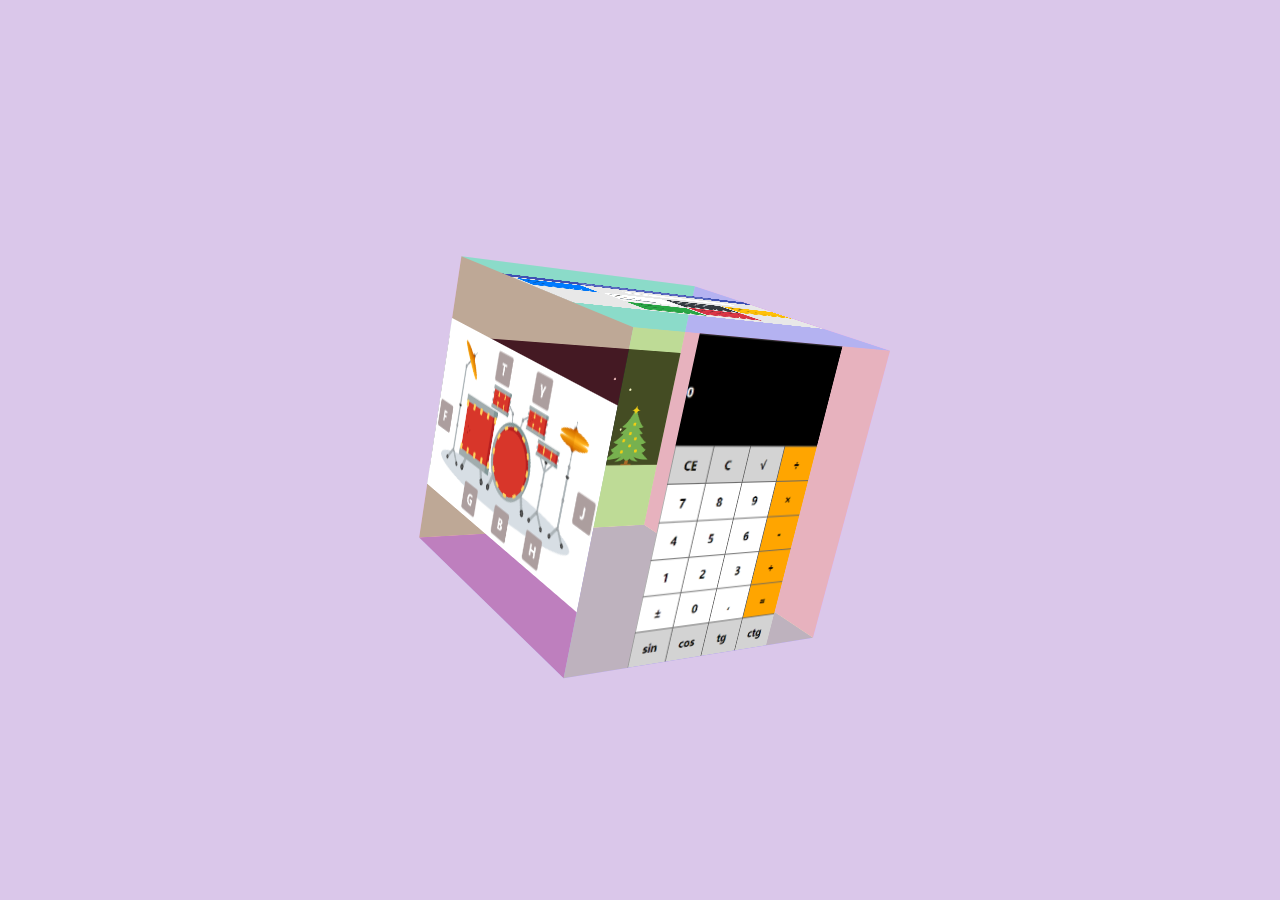
<file: projekt/rubic's cube.html>
<!DOCTYPE html>
<html lang="en">

<head>
    <meta charset="UTF-">
    <link rel="stylesheet" href=".\cube.css">
    <title>Document</title>
</head>

<body>
    <div class="container">
        <div id="cube">
            <div ondragstart="return false;" class="strona front">
                    <a href="./kalkulator/kalkulator.html"></a>
            </div>
            <div ondragstart="return false;" class="strona back">
                <a href="./Śnieżki/Śnieżki.html"></a>
            </div>
            <div ondragstart="return false;" class="strona left">
                    <a href="./muzyczkje/muzyczkje.html"></a>
            </div>
            <div ondragstart="return false;" class="strona right">
            </div>
            <div ondragstart="return false;" class="strona top">
                <a href="./notatnik/notesHTML.html"></a>
            </div>
            <div ondragstart="return false;" class="strona bottom">
            </div>
        </div>
    </div>
    <script src="rubic's cube.js"></script>
</body>

</html>
</file>
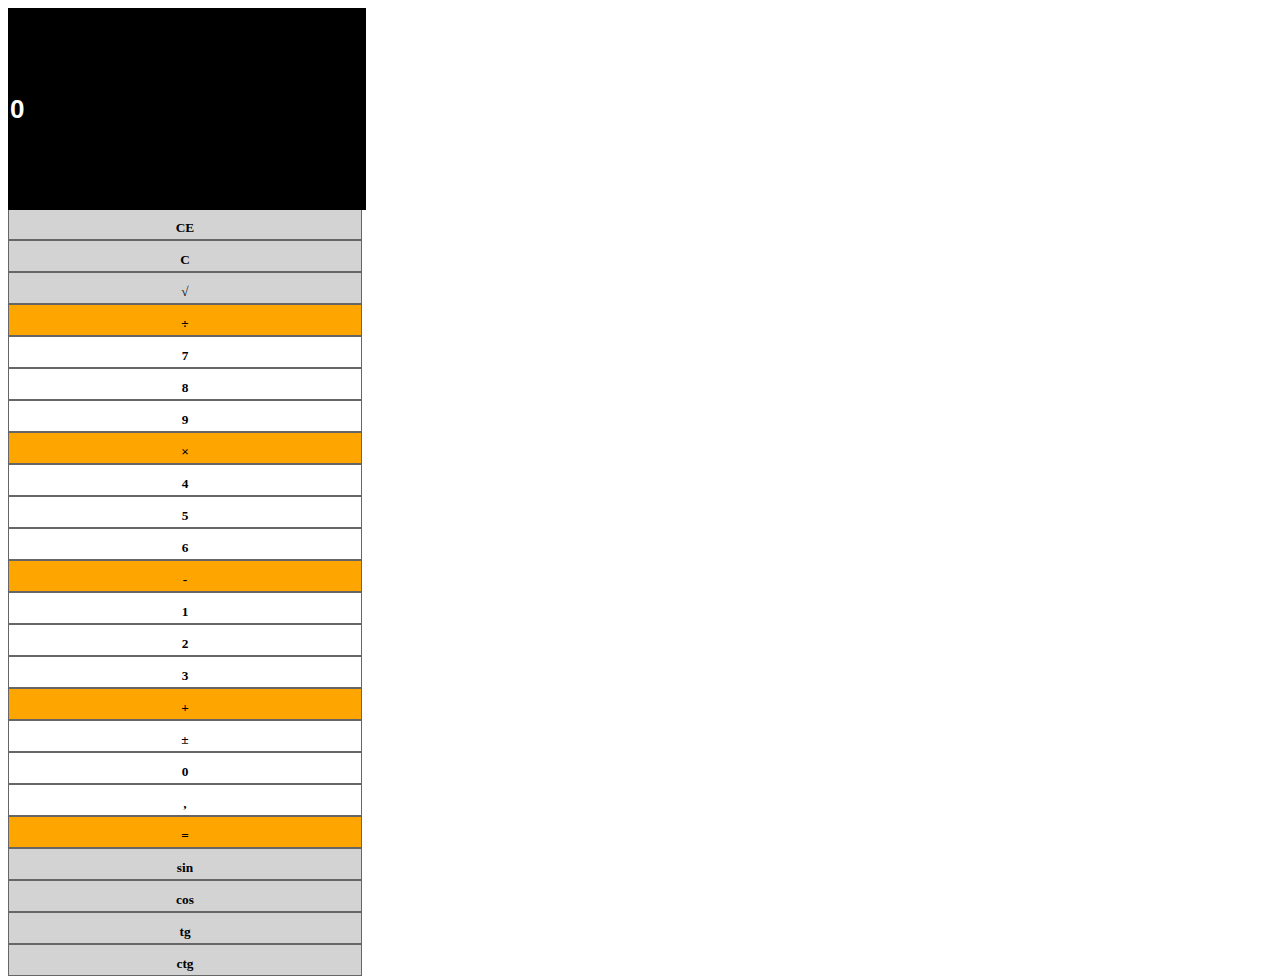
<file: projekt/kalkulator/kalkulator.html>
<!DOCTYPE html>
<html lang="en">

<head>
    <meta charset="UTF-8">
    <meta name="viewport" content="width=device-width, initial-scale=1.0">
    <meta http-equiv="X-UA-Compatible" content="ie=edge">
    <link rel="stylesheet" href="kalkulator.css" type="text/css" />
    <script type="text/javascript" src="kalkulator.js"></script>
    <link rel="stylesheet" href="https://maxcdn.bootstrapcdn.com/bootstrap/4.0.0-beta/css/bootstrap.min.css" integrity="sha384-/Y6pD6FV/Vv2HJnA6t+vslU6fwYXjCFtcEpHbNJ0lyAFsXTsjBbfaDjzALeQsN6M"
        crossorigin="anonymous">
    <title>Document</title>
</head>

<body>
    <div class="container-fluid">
        <div class="wyswietlacz">
            <input type="text" id="screen" value="0" readonly/>
        </div>
        <div class="klawiatura">
            <div class="row">
                <div class="przycisk operator col grey btnHov">
                    <button data-val="CE">CE</button>
                </div>
                <div class="przycisk operator col grey btnHov">
                    <button data-val="C">C</button>
                </div>
                <div class="przycisk operator col grey btnHov">
                    <button class="disabler" data-val="sqrt">&radic;</button>
                </div>
                <div class="przycisk operator col orange">
                    <button class="org disabler" data-val="divide">&divide;</button>
                </div>
            </div>
            <div class="row">
                <div class="przycisk cyfra col btnHov">
                    <button data-val="7">7</button>
                </div>
                <div class="przycisk cyfra col btnHov">
                    <button data-val="8">8</button>
                </div>
                <div class="przycisk cyfra col btnHov">
                    <button data-val="9">9</button>
                </div>
                <div class="przycisk operator col orange">
                    <button class="org disabler" data-val="multiply">&times;</button>
                </div>
            </div>
            <div class="row">
                <div class="przycisk cyfra col btnHov">
                    <button data-val="4">4</button>
                </div>
                <div class="przycisk cyfra col btnHov">
                    <button data-val="5">5</button>
                </div>
                <div class="przycisk cyfra col btnHov">
                    <button data-val="6">6</button>
                </div>
                <div class="przycisk operator col orange">
                    <button class="org disabler" data-val="minus">-</button>
                </div>
            </div>
            <div class="row">
                <div class="przycisk cyfra col btnHov">
                    <button data-val="1">1</button>
                </div>
                <div class="przycisk cyfra col btnHov">
                    <button data-val="2">2</button>
                </div>
                <div class="przycisk cyfra col btnHov">
                    <button data-val="3">3</button>
                </div>
                <div class="przycisk operator col orange">
                    <button class="org disabler" data-val="plus">+</button>
                </div>
            </div>
            <div class="row">
                <div class="przycisk operator col btnHov">
                    <button class="disabler" data-val="plus-minus">&plusmn;</button>
                </div>
                <div class="przycisk cyfra col btnHov">
                    <button data-val="0">0</button>
                </div>
                <div class="przycisk col btnHov">
                    <button class="disabler" id="comma" data-val="comma">,</button>
                </div>
                <div class="przycisk operator col orange">
                    <button class="org disabler" data-val="equals">=</button>
                </div>
            </div>
            <div class="row">
                <div class="przycisk operator col grey btnHov">
                    <button class="disabler" data-val="sin">sin</button>
                </div>
                <div class="przycisk operator col grey btnHov">
                    <button class="disabler" data-val="cos">cos</button>
                </div>
                <div class="przycisk operator col grey btnHov">
                    <button class="disabler" data-val="tg">tg</button>
                </div>
                <div class="przycisk operator col grey btnHov">
                    <button class="disabler" data-val="ctg">ctg</button>
                </div>
            </div>
        </div>
    </div>
</body>

</html>
</file>
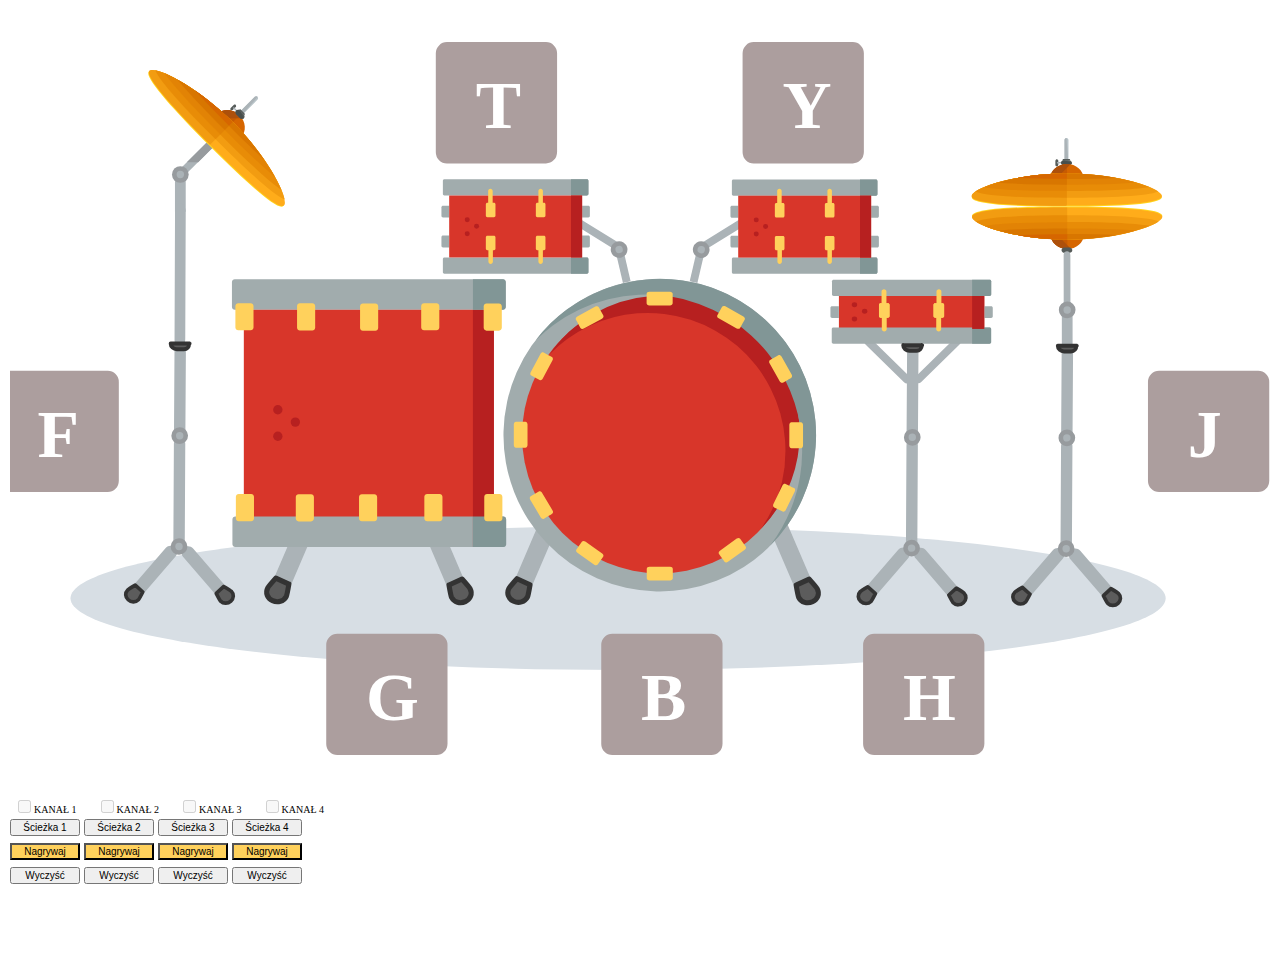
<file: projekt/muzyczkje/muzyczkje.html>
<!DOCTYPE html>
<html lang="en">

<head>
    <meta charset="UTF-8">
    <meta name="viewport" content="width=device-width, initial-scale=1.0">
    <meta http-equiv="X-UA-Compatible" content="ie=edge">
    <link rel="stylesheet" href="muzyczkje.css">
    <link rel="stylesheet" href="https://maxcdn.bootstrapcdn.com/bootstrap/4.0.0-beta/css/bootstrap.min.css" integrity="sha384-/Y6pD6FV/Vv2HJnA6t+vslU6fwYXjCFtcEpHbNJ0lyAFsXTsjBbfaDjzALeQsN6M"
        crossorigin="anonymous">
    <title>Muzyczka</title>
</head>

<body>

    <div class="container-full">
        <div class="row  justify-content-center">
            <div class="col-7">
                <svg id="main" xmlns="http://www.w3.org/2000/svg" xmlns:xlink="http://www.w3.org/1999/xlink" viewBox="0 150 1150 700" preserveAspectRatio="xMidYMid meet">
                    <g id="drum_kit">
                        <path id="drum_shadow" fill="#D7DEE4" d="M999.77,656.9c0,36.16-223.73,65.48-499.77,65.48S0.23,693.06.23,656.9,224,591.42,500,591.42,999.77,620.65,999.77,656.9Z"
                            transform="translate(-0.23)"></path>
                        <g id="center">
                            <g id="tom_1All">
                                <g transform="matrix(-0.06073299,-0.25751862,-0.25751862,0.06073299,339.93734,353.12357)" id="rack_left">
                                    <path inkscape:connector-curvature="0" id="path27" d="m 558.97652,324.08008 98.39959,-0.28309 c 7.99996,-0.023 13.61835,6.36084 13.63907,13.56081 0.023,7.99997 -6.36085,13.61836 -13.56082,13.63907 l -98.39959,0.2831 z"
                                        style="fill:#abb3b7" />
                                    <path inkscape:connector-curvature="0" id="path30" d="m 685.71532,321.93786 c -5.61609,-5.58387 -14.41606,-5.55855 -19.19992,0.0552 v 0 c -5.58387,5.61609 -5.55855,14.41606 0.0552,19.19992 L 798.14986,472.815 c 5.61608,5.58387 14.41605,5.55855 19.19992,-0.0552 v 0 c 5.58386,-5.61609 5.55854,-14.41606 -0.0552,-19.19992 z"
                                        style="fill:#abb3b7" />
                                    <circle style="fill:#979b9e" cx="-339.59863" cy="-673.37622" id="circle34" transform="matrix(-0.00287701,-0.99999586,-0.99999586,0.00287701,0,0)"
                                        r="28.799999" />
                                    <circle style="fill:#abb3b7" cx="-339.59863" cy="-673.37622" id="circle36" transform="matrix(-0.00287701,-0.99999586,-0.99999586,0.00287701,0,0)"
                                        r="12.8" />
                                </g>
                                <g transform="matrix(0.26458333,0,0,0.26458333,49.868731,111.22211)" id="tom_1">
                                    <g id="g7">
                                        <path inkscape:connector-curvature="0" id="path4" d="M 501.918,149.213 H 10.082 c -2.846,0 -5.153,-2.307 -5.153,-5.153 V 98.43 c 0,-2.846 2.307,-5.153 5.153,-5.153 h 491.836 c 2.846,0 5.153,2.307 5.153,5.153 v 45.63 c 0,2.846 -2.307,5.153 -5.153,5.153 z"
                                            style="fill:#a1acad" />
                                        <path inkscape:connector-curvature="0" d="M 501.918,418.723 H 10.082 c -2.846,0 -5.153,-2.307 -5.153,-5.153 v -45.63 c 0,-2.846 2.307,-5.153 5.153,-5.153 h 491.836 c 2.846,0 5.153,2.307 5.153,5.153 v 45.63 c 0,2.846 -2.307,5.153 -5.153,5.153 z"
                                            style="fill:#a1acad" id="proba" />
                                    </g>
                                    <g id="g13">
                                        <path inkscape:connector-curvature="0" id="path9" d="M 501.918,149.213 H 446.899 V 93.277 h 55.019 c 2.846,0 5.153,2.307 5.153,5.153 v 45.63 c 0,2.846 -2.307,5.153 -5.153,5.153 z"
                                            style="fill:#819696" />
                                        <path inkscape:connector-curvature="0" id="path11" d="m 501.918,418.723 h -55.019 v -55.936 h 55.019 c 2.846,0 5.153,2.307 5.153,5.153 v 45.63 c 0,2.846 -2.307,5.153 -5.153,5.153 z"
                                            style="fill:#819696" />
                                    </g>
                                    <g id="g23">
                                        <path inkscape:connector-curvature="0" id="path15" d="M 26.732,225.115 H 5.153 C 2.307,225.115 0,222.808 0,219.962 v -30.463 c 0,-2.846 2.307,-5.153 5.153,-5.153 h 21.579 z"
                                            style="fill:#a1acad" />
                                        <path inkscape:connector-curvature="0" id="path17" d="M 26.732,328.144 H 5.153 C 2.307,328.144 0,325.837 0,322.991 v -30.463 c 0,-2.846 2.307,-5.153 5.153,-5.153 h 21.579 z"
                                            style="fill:#a1acad" />
                                        <path inkscape:connector-curvature="0" id="path19" d="m 506.847,225.115 h -21.579 v -40.769 h 21.579 c 2.846,0 5.153,2.307 5.153,5.153 v 30.463 c 0,2.846 -2.307,5.153 -5.153,5.153 z"
                                            style="fill:#a1acad" />
                                        <path inkscape:connector-curvature="0" id="path21" d="m 506.847,328.144 h -21.579 v -40.769 h 21.579 c 2.846,0 5.153,2.307 5.153,5.153 v 30.463 c 0,2.846 -2.307,5.153 -5.153,5.153 z"
                                            style="fill:#a1acad" />
                                    </g>
                                    <rect id="rect25" height="213.60001" width="458.54001" style="fill:#d8362a" y="149.21001" x="26.732" />
                                    <rect id="rect27" height="213.50999" width="38.369999" style="fill:#b72020" y="149.3" x="446.89999" />
                                    <g id="g37">
                                        <path inkscape:connector-curvature="0" id="path29" d="m 181.225,174.286 h -4.55 V 133.44 c 0,-4.267 -3.459,-7.726 -7.726,-7.726 -4.267,0 -7.726,3.459 -7.726,7.726 v 40.846 h -2.919 c -2.846,0 -5.153,2.307 -5.153,5.153 v 39.537 c 0,2.846 2.307,5.153 5.153,5.153 h 22.922 c 2.846,0 5.153,-2.307 5.153,-5.153 V 179.44 c -0.001,-2.846 -2.308,-5.154 -5.154,-5.154 z"
                                            style="fill:#ffd15c" />
                                        <path inkscape:connector-curvature="0" id="path31" d="m 353.697,174.286 h -3.735 V 133.44 c 0,-4.267 -3.459,-7.726 -7.726,-7.726 -4.267,0 -7.726,3.459 -7.726,7.726 v 40.846 h -3.735 c -2.846,0 -5.153,2.307 -5.153,5.153 v 39.537 c 0,2.846 2.307,5.153 5.153,5.153 h 22.922 c 2.846,0 5.153,-2.307 5.153,-5.153 V 179.44 c 0,-2.846 -2.307,-5.154 -5.153,-5.154 z"
                                            style="fill:#ffd15c" />
                                        <path inkscape:connector-curvature="0" id="path33" d="m 353.697,287.894 h -22.922 c -2.846,0 -5.153,2.307 -5.153,5.153 v 39.537 c 0,2.846 2.307,5.153 5.153,5.153 h 3.735 v 39.628 c 0,4.267 3.459,7.726 7.726,7.726 4.267,0 7.726,-3.459 7.726,-7.726 v -39.628 h 3.735 c 2.846,0 5.153,-2.307 5.153,-5.153 v -39.537 c 0,-2.846 -2.307,-5.153 -5.153,-5.153 z"
                                            style="fill:#ffd15c" />
                                        <path inkscape:connector-curvature="0" id="path35" d="m 181.225,287.894 h -22.922 c -2.846,0 -5.153,2.307 -5.153,5.153 v 39.537 c 0,2.846 2.307,5.153 5.153,5.153 h 3.735 v 39.628 c 0,4.267 3.459,7.726 7.726,7.726 4.267,0 7.726,-3.459 7.726,-7.726 v -39.628 h 3.735 c 2.846,0 5.153,-2.307 5.153,-5.153 v -39.537 c 0,-2.846 -2.307,-5.153 -5.153,-5.153 z"
                                            style="fill:#ffd15c" />
                                    </g>
                                    <g id="g45">
                                        <circle id="circle39" r="8.5880003" cy="281.29999" cx="89.080002" style="fill:#b72020" />
                                        <circle id="circle41" r="8.5880003" cy="255.25" cx="121.22" style="fill:#b72020" />
                                        <circle id="circle43" r="8.5880003" cy="232.72" cx="89.080002" style="fill:#b72020" />
                                    </g>
                                </g>
                            </g>
                            <g id="tom_2All">
                                <g transform="matrix(0.06073299,-0.25751862,0.25751862,0.06073299,200.37473,348.63345)" id="rack_right">
                                    <path inkscape:connector-curvature="0" id="path27-6" d="m 558.97652,324.08008 98.39959,-0.28309 c 7.99996,-0.023 13.61835,6.36084 13.63907,13.56081 0.023,7.99997 -6.36085,13.61836 -13.56082,13.63907 l -98.39959,0.2831 z"
                                        style="fill:#abb3b7" />
                                    <path inkscape:connector-curvature="0" id="path30-7" d="m 685.71532,321.93786 c -5.61609,-5.58387 -14.41606,-5.55855 -19.19992,0.0552 v 0 c -5.58387,5.61609 -5.55855,14.41606 0.0552,19.19992 L 798.14986,472.815 c 5.61608,5.58387 14.41605,5.55855 19.19992,-0.0552 v 0 c 5.58386,-5.61609 5.55854,-14.41606 -0.0552,-19.19992 z"
                                        style="fill:#abb3b7" />
                                    <circle style="fill:#979b9e" cx="-339.59863" cy="-673.37622" id="circle34-2" transform="matrix(-0.00287701,-0.99999586,-0.99999586,0.00287701,0,0)"
                                        r="28.799999" />
                                    <circle style="fill:#abb3b7" cx="-339.59863" cy="-673.37622" id="circle36-5" transform="matrix(-0.00287701,-0.99999586,-0.99999586,0.00287701,0,0)"
                                        r="12.8" />
                                </g>
                                <g transform="matrix(0.26458333,0,0,0.26458333,354.97668,106.73197)" id="tom_2">
                                    <g id="g7-2">
                                        <path inkscape:connector-curvature="0" id="path4-8" d="M 501.918,149.213 H 10.082 c -2.846,0 -5.153,-2.307 -5.153,-5.153 V 98.43 c 0,-2.846 2.307,-5.153 5.153,-5.153 h 491.836 c 2.846,0 5.153,2.307 5.153,5.153 v 45.63 c 0,2.846 -2.307,5.153 -5.153,5.153 z"
                                            style="fill:#a1acad" />
                                        <path inkscape:connector-curvature="0" d="M 501.918,418.723 H 10.082 c -2.846,0 -5.153,-2.307 -5.153,-5.153 v -45.63 c 0,-2.846 2.307,-5.153 5.153,-5.153 h 491.836 c 2.846,0 5.153,2.307 5.153,5.153 v 45.63 c 0,2.846 -2.307,5.153 -5.153,5.153 z"
                                            style="fill:#a1acad" id="proba-4" />
                                    </g>
                                    <g id="g13-3">
                                        <path inkscape:connector-curvature="0" id="path9-6" d="M 501.918,149.213 H 446.899 V 93.277 h 55.019 c 2.846,0 5.153,2.307 5.153,5.153 v 45.63 c 0,2.846 -2.307,5.153 -5.153,5.153 z"
                                            style="fill:#819696" />
                                        <path inkscape:connector-curvature="0" id="path11-4" d="m 501.918,418.723 h -55.019 v -55.936 h 55.019 c 2.846,0 5.153,2.307 5.153,5.153 v 45.63 c 0,2.846 -2.307,5.153 -5.153,5.153 z"
                                            style="fill:#819696" />
                                    </g>
                                    <g id="g23-8">
                                        <path inkscape:connector-curvature="0" id="path15-4" d="M 26.732,225.115 H 5.153 C 2.307,225.115 0,222.808 0,219.962 v -30.463 c 0,-2.846 2.307,-5.153 5.153,-5.153 h 21.579 z"
                                            style="fill:#a1acad" />
                                        <path inkscape:connector-curvature="0" id="path17-7" d="M 26.732,328.144 H 5.153 C 2.307,328.144 0,325.837 0,322.991 v -30.463 c 0,-2.846 2.307,-5.153 5.153,-5.153 h 21.579 z"
                                            style="fill:#a1acad" />
                                        <path inkscape:connector-curvature="0" id="path19-3" d="m 506.847,225.115 h -21.579 v -40.769 h 21.579 c 2.846,0 5.153,2.307 5.153,5.153 v 30.463 c 0,2.846 -2.307,5.153 -5.153,5.153 z"
                                            style="fill:#a1acad" />
                                        <path inkscape:connector-curvature="0" id="path21-6" d="m 506.847,328.144 h -21.579 v -40.769 h 21.579 c 2.846,0 5.153,2.307 5.153,5.153 v 30.463 c 0,2.846 -2.307,5.153 -5.153,5.153 z"
                                            style="fill:#a1acad" />
                                    </g>
                                    <rect id="rect25-9" height="213.60001" width="458.54001" style="fill:#d8362a" y="149.21001" x="26.732" />
                                    <rect id="rect27-1" height="213.50999" width="38.369999" style="fill:#b72020" y="149.3" x="446.89999" />
                                    <g id="g37-0">
                                        <path inkscape:connector-curvature="0" id="path29-5" d="m 181.225,174.286 h -4.55 V 133.44 c 0,-4.267 -3.459,-7.726 -7.726,-7.726 -4.267,0 -7.726,3.459 -7.726,7.726 v 40.846 h -2.919 c -2.846,0 -5.153,2.307 -5.153,5.153 v 39.537 c 0,2.846 2.307,5.153 5.153,5.153 h 22.922 c 2.846,0 5.153,-2.307 5.153,-5.153 V 179.44 c -0.001,-2.846 -2.308,-5.154 -5.154,-5.154 z"
                                            style="fill:#ffd15c" />
                                        <path inkscape:connector-curvature="0" id="path31-7" d="m 353.697,174.286 h -3.735 V 133.44 c 0,-4.267 -3.459,-7.726 -7.726,-7.726 -4.267,0 -7.726,3.459 -7.726,7.726 v 40.846 h -3.735 c -2.846,0 -5.153,2.307 -5.153,5.153 v 39.537 c 0,2.846 2.307,5.153 5.153,5.153 h 22.922 c 2.846,0 5.153,-2.307 5.153,-5.153 V 179.44 c 0,-2.846 -2.307,-5.154 -5.153,-5.154 z"
                                            style="fill:#ffd15c" />
                                        <path inkscape:connector-curvature="0" id="path33-8" d="m 353.697,287.894 h -22.922 c -2.846,0 -5.153,2.307 -5.153,5.153 v 39.537 c 0,2.846 2.307,5.153 5.153,5.153 h 3.735 v 39.628 c 0,4.267 3.459,7.726 7.726,7.726 4.267,0 7.726,-3.459 7.726,-7.726 v -39.628 h 3.735 c 2.846,0 5.153,-2.307 5.153,-5.153 v -39.537 c 0,-2.846 -2.307,-5.153 -5.153,-5.153 z"
                                            style="fill:#ffd15c" />
                                        <path inkscape:connector-curvature="0" id="path35-1" d="m 181.225,287.894 h -22.922 c -2.846,0 -5.153,2.307 -5.153,5.153 v 39.537 c 0,2.846 2.307,5.153 5.153,5.153 h 3.735 v 39.628 c 0,4.267 3.459,7.726 7.726,7.726 4.267,0 7.726,-3.459 7.726,-7.726 v -39.628 h 3.735 c 2.846,0 5.153,-2.307 5.153,-5.153 v -39.537 c 0,-2.846 -2.307,-5.153 -5.153,-5.153 z"
                                            style="fill:#ffd15c" />
                                    </g>
                                    <g id="g45-5">
                                        <circle id="circle39-6" r="8.5880003" cy="281.29999" cx="89.080002" style="fill:#b72020" />
                                        <circle id="circle41-7" r="8.5880003" cy="255.25" cx="121.22" style="fill:#b72020" />
                                        <circle id="circle43-5" r="8.5880003" cy="232.72" cx="89.080002" style="fill:#b72020" />
                                    </g>
                                </g>
                            </g>
                            <g id="bass_drum">
                                <g id="g5048-7" transform="matrix(1.3373904,-0.42433983,0.42433983,1.3373904,-961.82444,130.81499)">
                                    <path style="fill:#abb3b7;stroke-width:0.43809041" d="m 851.34914,671.52187 28.15241,-32.64582 c 2.28883,-2.65411 6.01429,-2.68096 8.40301,-0.62103 2.65412,2.28883 2.68098,6.01429 0.62105,8.40301 l -28.15241,32.64582 z"
                                        id="path27-6-6-0-9" inkscape:connector-curvature="0" />
                                    <path stroke-miterlimit="10" d="m 858.65616,678.99324 -6.93353,-6.30481 c 0,0 -6.02704,3.56505 -6.91186,4.44337 -2.59915,2.58005 -2.28377,6.44299 0.43186,8.91238 2.71562,2.46938 6.79147,2.59949 9.39188,0.0731 0.77296,-0.82225 4.02165,-7.12409 4.02165,-7.12409 z"
                                        id="path19-51-1-3" inkscape:connector-curvature="0" style="fill:#5c5c5c;stroke:#333333;stroke-width:3.30743742;stroke-linecap:round;stroke-linejoin:round;stroke-miterlimit:10"
                                    />
                                </g>
                                <g id="g5048-7-0" transform="matrix(-1.3373904,-0.42433983,-0.42433983,1.3373904,2153.9822,131.24046)">
                                    <path style="fill:#abb3b7;stroke-width:0.43809041" d="m 851.34914,671.52187 28.15241,-32.64582 c 2.28883,-2.65411 6.01429,-2.68096 8.40301,-0.62103 2.65412,2.28883 2.68098,6.01429 0.62105,8.40301 l -28.15241,32.64582 z"
                                        id="path27-6-6-0-9-3" inkscape:connector-curvature="0" />
                                    <path stroke-miterlimit="10" d="m 858.65616,678.99324 -6.93353,-6.30481 c 0,0 -6.02704,3.56505 -6.91186,4.44337 -2.59915,2.58005 -2.28377,6.44299 0.43186,8.91238 2.71562,2.46938 6.79147,2.59949 9.39188,0.0731 0.77296,-0.82225 4.02165,-7.12409 4.02165,-7.12409 z"
                                        id="path19-51-1-3-8" inkscape:connector-curvature="0" style="fill:#5c5c5c;stroke:#333333;stroke-width:3.30743742;stroke-linecap:round;stroke-linejoin:round;stroke-miterlimit:10"
                                    />
                                </g>
                                <g transform="matrix(0.67928271,0,0,0.67928271,381.24149,364.1697)">
                                    <g id="g3988" transform="translate(-723.9,57.15)">
                                        <circle transform="rotate(-21.283395)" style="fill:#a1acad" r="210" cy="561.23383" cx="892.88019" />
                                        <circle style="fill:#d8362a" r="185" cy="199.39775" cx="1035.7" id="mały okrąg" />
                                    </g>
                                    <path style="fill:#b72020;stroke-width:0.26458332" d="M 300.86213,68.989439 A 185,185 0 0 0 163.0434,148.00607 185,185 0 0 1 281.61392,92.217534 185,185 0 0 1 480.10666,262.66017 185,185 0 0 1 447.48226,382.13684 185,185 0 0 0 499.35485,239.43208 185,185 0 0 0 300.86213,68.989439 Z"
                                        id="mały okrąg-7" inkscape:connector-curvature="0" />
                                    <path style="fill:#819696;stroke-width:0.26458332" d="m 187.26953,86.870497 a 210,210 0 0 0 -42.14908,41.603723 210,210 0 0 1 23.41877,-20.3502 210,210 0 0 1 293.65409,44.35482 210,210 0 0 1 -2.20609,252.04998 210,210 0 0 0 20.93611,-273.30391 210,210 0 0 0 -293.6538,-44.354413 z"
                                        id="duży okrąg-9" inkscape:connector-curvature="0" />
                                    <g id="żółte">
                                        <path inkscape:connector-curvature="0" d="m 294.29418,448.35866 c 0,1.57694 1.62139,2.85533 3.62142,2.85533 h 27.78486 c 2.00003,0 3.62142,-1.27839 3.62142,-2.85533 v -8.1565 c -0.49009,-0.26108 -0.80507,-0.43808 0,-0.0289 v -0.0739 c -0.39426,-0.23779 -1.03723,-0.62387 -0.83309,-0.50308 0.0787,0.0465 0.55058,0.32999 0.83309,0.49936 v -2.36826 -2.06934 c 0,-1.57694 -1.62139,-2.85532 -3.62142,-2.85532 H 297.9156 c -2.00003,0 -3.62144,1.27838 -3.62142,2.85532 z m 35.0277,-10.63129 0.002,2.9e-4 v -2.9e-4 z"
                                            style="fill:#ffd15c;stroke-width:0.6240105" id="path4394" />
                                        <path inkscape:connector-curvature="0" d="m 294.10951,78.755123 c -0.003,1.576938 1.6163,2.858214 3.61633,2.861777 l 27.78481,0.0495 c 2.00003,0.0036 3.6237,-1.271937 3.62651,-2.848875 l 0.0145,-8.156487 c -0.48962,-0.261952 -0.80429,-0.439513 6e-5,-0.02889 l 5.2e-4,-0.0739 c -0.39384,-0.238491 -1.03613,-0.625716 -0.8322,-0.504563 0.0787,0.04665 0.54999,0.330971 0.8322,0.500843 l 0.004,-2.368256 0.004,-2.069336 c 0.003,-1.576938 -1.61631,-2.858204 -3.61633,-2.861767 l -27.78482,-0.0495 c -2.00003,-0.0036 -3.62371,1.271927 -3.6265,2.848865 z m 35.04658,-10.568875 0.002,2.91e-4 -1e-5,-2.9e-4 z"
                                            style="fill:#ffd15c;stroke-width:0.6240105" id="żółte-8" />
                                        <path inkscape:connector-curvature="0" d="m 389.16665,94.728977 c -0.77084,1.375712 0.0187,3.283516 1.76355,4.261166 l 24.23912,13.581727 c 1.7448,0.97764 3.78417,0.65495 4.55501,-0.72074 l 3.98704,-7.11561 c -0.29992,-0.46734 -0.48819,-0.77572 0.0141,-0.0251 l 0.0362,-0.0645 c -0.22771,-0.40016 -0.59991,-1.05127 -0.48087,-0.84612 0.0459,0.079 0.31902,0.55701 0.48268,0.84287 l 1.15765,-2.06603 1.01154,-1.80527 c 0.77083,-1.375697 -0.0187,-3.283497 -1.76356,-4.261148 L 399.9299,82.928415 c -1.74481,-0.977645 -3.78419,-0.654978 -4.55501,0.72073 z m 35.75445,7.847573 0.002,4.7e-4 1.5e-4,-2.5e-4 z"
                                            style="fill:#ffd15c;stroke-width:0.6240105" id="żółte-2" />
                                        <path inkscape:connector-curvature="0" d="m 235.97226,95.157581 c 0.75837,1.38262 -0.0484,3.283213 -1.80199,4.245046 l -24.36092,13.362033 c -1.75358,0.96183 -3.78994,0.62073 -4.54831,-0.76189 l -3.92255,-7.15136 c 0.30414,-0.46461 0.49519,-0.77127 -0.0139,-0.0254 l -0.0355,-0.0648 c 0.23133,-0.3981 0.6094,-1.04581 0.48851,-0.84172 -0.0466,0.0786 -0.32405,0.55409 -0.49028,0.83847 l -1.13893,-2.07643 -0.99516,-1.81434 c -0.75837,-1.382606 0.0484,-3.283199 1.802,-4.245032 l 24.3609,-13.362033 c 1.75358,-0.961832 3.78996,-0.620741 4.5483,0.76188 z m -35.82392,7.523999 -0.002,5.4e-4 -1.4e-4,-2.6e-4 z"
                                            style="fill:#ffd15c;stroke-width:0.6240105" id="żółte-2-7" />
                                        <path inkscape:connector-curvature="0" d="m 488.74608,238.48357 c -1.57694,0 -2.85533,1.62139 -2.85533,3.62142 v 27.78486 c 0,2.00003 1.27839,3.62142 2.85533,3.62142 h 8.1565 c 0.26108,-0.49009 0.43808,-0.80508 0.0289,0 h 0.0739 c 0.23779,-0.39426 0.62387,-1.03723 0.50308,-0.83309 -0.0465,0.0787 -0.32999,0.55057 -0.49936,0.83309 h 2.36826 2.06934 c 1.57694,0 2.85532,-1.62139 2.85532,-3.62142 v -27.78486 c 0,-2.00003 -1.27838,-3.62144 -2.85532,-3.62142 z m 10.63129,35.0277 -2.9e-4,0.002 h 2.9e-4 z"
                                            style="fill:#ffd15c;stroke-width:0.6240105" id="żółte-8-4" />
                                        <a id="a4238">
                                            <path id="żółte-8-4-2" style="fill:#ffd15c;stroke-width:0.6240105" d="m 118.54399,237.85264 c -1.57694,0 -2.85533,1.62139 -2.85533,3.62142 v 27.78486 c 0,2.00003 1.27839,3.62142 2.85533,3.62142 h 8.1565 c 0.26108,-0.49009 0.43808,-0.80508 0.0289,0 h 0.0739 c 0.23779,-0.39426 0.62387,-1.03723 0.50308,-0.83309 -0.0465,0.0787 -0.32999,0.55057 -0.49936,0.83309 h 2.36826 2.06934 c 1.57694,0 2.85532,-1.62139 2.85532,-3.62142 v -27.78486 c 0,-2.00003 -1.27838,-3.62144 -2.85532,-3.62142 z m 10.63129,35.0277 -3e-4,0.002 h 3e-4 z"
                                                inkscape:connector-curvature="0" />
                                        </a>
                                        <path inkscape:connector-curvature="0" d="m 427.23341,405.44083 c 0.92158,1.27964 0.35298,3.26455 -1.26998,4.43337 l -22.5464,16.23756 c -1.62295,1.16883 -3.68574,1.079 -4.60731,-0.20063 l -4.76668,-6.61869 c 0.24511,-0.49827 0.39726,-0.82597 -0.0169,-0.0234 l -0.0432,-0.06 c 0.18096,-0.42335 0.47709,-1.11239 0.38202,-0.89508 -0.0367,0.0837 -0.25393,0.58953 -0.38419,0.89207 l -1.38402,-1.92175 -1.20933,-1.67919 c -0.92157,-1.27963 -0.35297,-3.26454 1.26999,-4.43336 l 22.54638,-16.23757 c 1.62295,-1.16882 3.68576,-1.07902 4.60731,0.20062 z m -34.63666,11.8434 -0.002,8.3e-4 -1.6e-4,-2.4e-4 z"
                                            style="fill:#ffd15c;stroke-width:0.6240105" id="żółte-2-7-4" />
                                        <path inkscape:connector-curvature="0" d="m 235.73557,419.48858 c 0.91088,-1.28727 0.32578,-3.26737 -1.30686,-4.42264 l -22.68083,-16.04926 c -1.63262,-1.15527 -3.69459,-1.04828 -4.60548,0.23898 l -4.7114,6.65816 c 0.24925,0.49621 0.40413,0.82264 -0.0167,0.0236 l -0.0426,0.0603 c 0.18448,0.42184 0.48634,1.1084 0.38947,0.89188 -0.0374,-0.0834 -0.25883,-0.5874 -0.39161,-0.88884 l -1.36797,1.93321 -1.19531,1.68921 c -0.91088,1.28725 -0.32578,3.26736 1.30687,4.42263 l 22.68081,16.04926 c 1.63263,1.15526 3.69461,1.04829 4.60548,-0.23898 z m -34.73408,-11.55458 -0.002,-0.001 -1.6e-4,2.4e-4 z"
                                            style="fill:#ffd15c;stroke-width:0.6240105" id="żółte-2-75" />
                                        <path inkscape:connector-curvature="0" d="m 460.03977,154.86629 c -1.37449,0.77302 -1.69397,2.81288 -0.71357,4.55616 l 13.61986,24.21771 c 0.98038,1.74325 2.88946,2.52984 4.26393,1.75684 l 7.10932,-3.99823 c -0.0124,-0.55515 -0.0128,-0.91647 0.0252,-0.0142 l 0.0644,-0.0363 c 0.0138,-0.46021 0.0358,-1.20988 0.0298,-0.97274 -0.002,0.0914 -0.0177,0.64165 -0.0267,0.97092 l 2.06422,-1.1609 1.80367,-1.01439 c 1.37448,-0.77298 1.69396,-2.81286 0.71355,-4.55613 l -13.61983,-24.21771 c -0.9804,-1.74326 -2.88945,-2.52987 -4.26391,-1.75686 z m 26.43663,25.31935 9.4e-4,0.002 2.5e-4,-1.5e-4 z"
                                            style="fill:#ffd15c;stroke-width:0.6240105" id="żółte-2-1" />
                                        <path inkscape:connector-curvature="0" d="m 139.17775,175.83926 c -1.39095,-0.74301 -1.7546,-2.77547 -0.81225,-4.53959 l 13.09126,-24.50751 c 0.94232,-1.76412 2.83387,-2.59192 4.2248,-1.84892 l 7.1944,3.84304 c -3.7e-4,0.55529 0.007,0.91652 0.0255,0.0136 l 0.0652,0.0348 c 0.024,0.45978 0.0616,1.20883 0.0512,0.97185 -0.004,-0.0913 -0.0315,-0.64112 -0.0479,-0.97009 l 2.08892,1.11583 1.82524,0.97501 c 1.39094,0.743 1.7546,2.77546 0.81224,4.53958 l -13.09123,24.5075 c -0.94234,1.76413 -2.83388,2.59195 -4.22481,1.84894 z m 25.8811,-25.88695 7e-4,-0.002 2.6e-4,1.4e-4 z"
                                            style="fill:#ffd15c;stroke-width:0.6240105" id="żółte-2-1-0" />
                                        <path inkscape:connector-curvature="0" d="m 465.48915,353.03498 c -1.41822,-0.68953 -1.85897,-2.70667 -0.98445,-4.50538 l 12.14898,-24.98802 c 0.87451,-1.7987 2.73318,-2.69791 4.15138,-2.00838 l 7.33545,3.56643 c 0.0207,0.55491 0.042,0.91559 0.026,0.0126 l 0.0665,0.0323 c 0.0415,0.45854 0.10755,1.20562 0.0882,0.9692 -0.007,-0.0911 -0.056,-0.63945 -0.0848,-0.96758 l 2.12987,1.03552 1.86104,0.90484 c 1.41821,0.68952 1.85896,2.70667 0.98443,4.50537 l -12.14896,24.98801 c -0.87451,1.79871 -2.73317,2.69793 -4.15137,2.0084 z m 24.87705,-26.85325 9.1e-4,-0.002 2.5e-4,1.3e-4 z"
                                            style="fill:#ffd15c;stroke-width:0.6240105" id="żółte-2-1-0-6" />
                                        <path inkscape:connector-curvature="0" d="m 138.33957,338.08595 c -1.35554,0.8058 -1.62592,2.85275 -0.60392,4.57197 l 14.19765,23.88358 c 1.02197,1.7192 2.94937,2.4597 4.30489,1.6539 l 7.01124,-4.16784 c -0.026,-0.55469 -0.0348,-0.91588 0.0248,-0.0148 l 0.0635,-0.0378 c 0.003,-0.46039 0.006,-1.21039 0.007,-0.97318 7.5e-4,0.0913 -0.002,0.6419 -0.004,0.97129 l 2.03573,-1.21015 1.77879,-1.05742 c 1.35552,-0.80578 1.62591,-2.85274 0.60391,-4.57195 l -14.19763,-23.88357 c -1.02199,-1.71921 -2.94938,-2.45973 -4.3049,-1.65392 z m 27.03718,24.67703 0.001,0.002 2.4e-4,-1.5e-4 z"
                                            style="fill:#ffd15c;stroke-width:0.6240105" id="żółte-2-1-5" />
                                    </g>
                                </g>
                            </g>
                        </g>
                        <g id="foot_tom">
                            <g transform="matrix(1.3373904,-0.42433983,0.42433983,1.3373904,-1181.9358,130.27937)" id="g5048-7-4">
                                <path inkscape:connector-curvature="0" id="path27-6-6-0-9-7" d="m 851.34914,671.52187 28.15241,-32.64582 c 2.28883,-2.65411 6.01429,-2.68096 8.40301,-0.62103 2.65412,2.28883 2.68098,6.01429 0.62105,8.40301 l -28.15241,32.64582 z"
                                    style="fill:#abb3b7;stroke-width:0.43809041" />
                                <path style="fill:#5c5c5c;stroke:#333333;stroke-width:3.30743742;stroke-linecap:round;stroke-linejoin:round;stroke-miterlimit:10"
                                    inkscape:connector-curvature="0" id="path19-51-1-3-6" d="m 858.65616,678.99324 -6.93353,-6.30481 c 0,0 -6.02704,3.56505 -6.91186,4.44337 -2.59915,2.58005 -2.28377,6.44299 0.43186,8.91238 2.71562,2.46938 6.79147,2.59949 9.39188,0.0731 0.77296,-0.82225 4.02165,-7.12409 4.02165,-7.12409 z"
                                    stroke-miterlimit="10" />
                            </g>
                            <g transform="matrix(-1.3373904,-0.42433983,-0.42433983,1.3373904,1837.1203,131.13409)" id="g5048-7-6">
                                <path inkscape:connector-curvature="0" id="path27-6-6-0-9-5" d="m 851.34914,671.52187 28.15241,-32.64582 c 2.28883,-2.65411 6.01429,-2.68096 8.40301,-0.62103 2.65412,2.28883 2.68098,6.01429 0.62105,8.40301 l -28.15241,32.64582 z"
                                    style="fill:#abb3b7;stroke-width:0.43809041" />
                                <path style="fill:#5c5c5c;stroke:#333333;stroke-width:3.30743742;stroke-linecap:round;stroke-linejoin:round;stroke-miterlimit:10"
                                    inkscape:connector-curvature="0" id="path19-51-1-3-68" d="m 858.65616,678.99324 -6.93353,-6.30481 c 0,0 -6.02704,3.56505 -6.91186,4.44337 -2.59915,2.58005 -2.28377,6.44299 0.43186,8.91238 2.71562,2.46938 6.79147,2.59949 9.39188,0.0731 0.77296,-0.82225 4.02165,-7.12409 4.02165,-7.12409 z"
                                    stroke-miterlimit="10" />
                            </g>
                            <g transform="matrix(0.49765229,0,0,0.49765229,200.11091,349.3159)" id="g501">
                                <g id="g473">
                                    <g id="g8">
                                        <path inkscape:connector-curvature="0" id="path4-1" d="M 501.918,149.213 H 10.082 c -2.846,0 -5.153,-2.307 -5.153,-5.153 V 98.43 c 0,-2.846 2.307,-5.153 5.153,-5.153 h 491.836 c 2.846,0 5.153,2.307 5.153,5.153 v 45.63 c 0,2.846 -2.307,5.153 -5.153,5.153 z"
                                            style="fill:#a1acad" />
                                    </g>
                                    <rect id="rect16" height="434.60001" width="458.54001" style="fill:#d8362a" y="149.21001" x="26.732" />
                                    <path inkscape:connector-curvature="0" style="fill:#a1acad" d="M 502.79665,584.54047 H 10.960636 c -2.8460002,0 -5.1530002,-2.307 -5.1530002,-5.153 v -45.63 c 0,-2.846 2.307,-5.153 5.1530002,-5.153 H 502.79665 c 2.846,0 5.153,2.307 5.153,5.153 v 45.63 c 0,2.846 -2.307,5.153 -5.153,5.153 z"
                                        id="path4-9" />
                                </g>
                                <rect x="446.89999" y="149.3" style="fill:#b72020" width="38.369999" height="434.51001" id="rect18" />
                                <g id="g14">
                                    <path style="fill:#819696" d="M 501.918,149.213 H 446.899 V 93.277 h 55.019 c 2.846,0 5.153,2.307 5.153,5.153 v 45.63 c 0,2.846 -2.307,5.153 -5.153,5.153 z"
                                        id="path10" inkscape:connector-curvature="0" />
                                </g>
                                <g id="g42">
                                    <circle style="fill:#b72020" cx="89.080002" cy="381.29999" r="8.5880003" id="circle36-1" />
                                    <circle style="fill:#b72020" cx="121.22" cy="355.25" r="8.5880003" id="circle38" />
                                    <circle style="fill:#b72020" cx="89.080002" cy="332.72" r="8.5880003" id="circle40" />
                                </g>
                                <path id="path10-7" d="m 502.44746,584.5227 h -55.6504 v -55.93601 h 55.6504 c 2.87866,0 5.21213,2.307 5.21213,5.153 v 45.63001 c 0,2.846 -2.33347,5.153 -5.21213,5.153 z"
                                    style="fill:#819696;stroke-width:1" inkscape:connector-curvature="0" />
                                <g id="g467">
                                    <g id="g446">
                                        <path inkscape:connector-curvature="0" d="m 490.95743,137.70364 0.002,0.004 -19.18164,-0.002 c -2.846,-3e-4 -5.1543,2.30635 -5.1543,5.15235 v 39.5371 c 0,2.846 2.3083,5.1543 5.1543,5.1543 h 22.92187 c 2.846,0 5.15234,-2.3083 5.15234,-5.1543 v -39.53515 c 0,-2.846 -2.30634,-5.1543 -5.15234,-5.1543 h -3.73633 v -0.002 z"
                                            style="fill:#ffd15c" id="upper_right-6" />
                                        <path inkscape:connector-curvature="0" d="m 35.603866,137.19929 0.002,0.004 -19.18164,-0.002 c -2.846,-3e-4 -5.1543,2.30635 -5.1543,5.15235 v 39.5371 c 0,2.846 2.3083,5.1543 5.1543,5.1543 h 22.92187 c 2.846001,0 5.152341,-2.3083 5.152341,-5.1543 v -39.53515 c 0,-2.846 -2.30634,-5.1543 -5.152341,-5.1543 h -3.73633 v -0.002 z"
                                            style="fill:#ffd15c" id="upper_right-6-0" />
                                        <path inkscape:connector-curvature="0" d="m 148.68712,137.34647 0.002,0.004 -19.18164,-0.002 c -2.846,-3e-4 -5.1543,2.30635 -5.1543,5.15235 v 39.5371 c 0,2.846 2.3083,5.1543 5.1543,5.1543 h 22.92187 c 2.846,0 5.15234,-2.3083 5.15234,-5.1543 v -39.53515 c 0,-2.846 -2.30634,-5.1543 -5.15234,-5.1543 h -3.73633 v -0.002 z"
                                            style="fill:#ffd15c" id="upper_right-6-4" />
                                        <path inkscape:connector-curvature="0" d="m 264.24169,137.85435 0.002,0.004 -19.18164,-0.002 c -2.846,-3e-4 -5.1543,2.30635 -5.1543,5.15235 v 39.5371 c 0,2.846 2.3083,5.1543 5.1543,5.1543 h 22.92187 c 2.846,0 5.15234,-2.3083 5.15234,-5.1543 v -39.53515 c 0,-2.846 -2.30634,-5.1543 -5.15234,-5.1543 h -3.73633 v -0.002 z"
                                            style="fill:#ffd15c" id="upper_right-6-8" />
                                        <path inkscape:connector-curvature="0" d="m 376.36302,137.14727 0.002,0.004 -19.18164,-0.002 c -2.846,-3e-4 -5.1543,2.30635 -5.1543,5.15235 v 39.5371 c 0,2.846 2.3083,5.1543 5.1543,5.1543 h 22.92187 c 2.846,0 5.15234,-2.3083 5.15234,-5.1543 v -39.53515 c 0,-2.846 -2.30634,-5.1543 -5.15234,-5.1543 h -3.73633 v -0.002 z"
                                            style="fill:#ffd15c" id="upper_right-6-8-9" />
                                    </g>
                                    <g id="g453">
                                        <path inkscape:connector-curvature="0" d="m 36.463516,487.24777 0.002,0.004 -19.18164,-0.002 c -2.846,-3e-4 -5.1543,2.30635 -5.1543,5.15235 v 39.5371 c 0,2.846 2.3083,5.1543 5.1543,5.1543 h 22.92187 c 2.846001,0 5.152341,-2.3083 5.152341,-5.1543 v -39.53515 c 0,-2.846 -2.30634,-5.1543 -5.152341,-5.1543 h -3.73633 v -0.002 z"
                                            style="fill:#ffd15c" id="upper_right-6-8-2" />
                                        <path inkscape:connector-curvature="0" d="m 262.32495,487.44879 0.002,0.004 -19.18164,-0.002 c -2.846,-3e-4 -5.1543,2.30635 -5.1543,5.15235 v 39.5371 c 0,2.846 2.3083,5.1543 5.1543,5.1543 h 22.92187 c 2.846,0 5.15234,-2.3083 5.15234,-5.1543 v -39.53515 c 0,-2.846 -2.30634,-5.1543 -5.15234,-5.1543 h -3.73633 v -0.002 z"
                                            style="fill:#ffd15c" id="upper_right-6-8-1" />
                                        <path inkscape:connector-curvature="0" d="m 492.02702,487.35186 0.002,0.004 -19.18164,-0.002 c -2.846,-3e-4 -5.1543,2.30635 -5.1543,5.15235 v 39.5371 c 0,2.846 2.3083,5.1543 5.1543,5.1543 h 22.92187 c 2.846,0 5.15234,-2.3083 5.15234,-5.1543 v -39.53515 c 0,-2.846 -2.30634,-5.1543 -5.15234,-5.1543 h -3.73633 v -0.002 z"
                                            style="fill:#ffd15c" id="upper_right-6-8-5" />
                                        <path inkscape:connector-curvature="0" d="m 146.36658,487.55287 0.002,0.004 -19.18164,-0.002 c -2.846,-3e-4 -5.1543,2.30635 -5.1543,5.15235 v 39.5371 c 0,2.846 2.3083,5.1543 5.1543,5.1543 h 22.92187 c 2.846,0 5.15234,-2.3083 5.15234,-5.1543 v -39.53515 c 0,-2.846 -2.30634,-5.1543 -5.15234,-5.1543 h -3.73633 v -0.002 z"
                                            style="fill:#ffd15c" id="upper_right-6-8-99" />
                                        <path inkscape:connector-curvature="0" d="m 382.12038,487.24778 0.002,0.004 -19.18164,-0.002 c -2.846,-3e-4 -5.1543,2.30635 -5.1543,5.15235 v 39.5371 c 0,2.846 2.3083,5.1543 5.1543,5.1543 h 22.92187 c 2.846,0 5.15234,-2.3083 5.15234,-5.1543 v -39.53515 c 0,-2.846 -2.30634,-5.1543 -5.15234,-5.1543 h -3.73633 v -0.002 z"
                                            style="fill:#ffd15c" id="upper_right-6-8-25" />
                                    </g>
                                </g>
                            </g>
                        </g>
                        <g id="snare_drum">
                            <path style="fill:#abb3b7;stroke-width:0.26458332" d="m 831.69713,489.6215 c -1.50107,1.46202 -3.8292,1.43131 -5.07956,-0.067 v 0 c -1.462,-1.50108 -1.43131,-3.82921 0.067,-5.07956 l 35.17075,-34.46433 c 1.50108,-1.46201 3.82921,-1.43131 5.07956,0.067 v 0 c 1.46201,1.50107 1.43131,3.82921 -0.0669,5.07956 z"
                                id="path30-7-4-2" inkscape:connector-curvature="0" />
                            <path style="fill:#abb3b7;stroke-width:0.26458332" d="m 815.98649,489.75381 c 1.50107,1.46202 3.8292,1.43132 5.07956,-0.067 v 0 c 1.462,-1.50107 1.43131,-3.8292 -0.067,-5.07956 L 785.8283,450.14292 c -1.50109,-1.46201 -3.82922,-1.43131 -5.07957,0.067 v 0 c -1.46201,1.50107 -1.4313,3.82921 0.0669,5.07956 z"
                                id="path30-7-4-2-0" inkscape:connector-curvature="0" />
                            <g transform="matrix(0.28938802,0,0,0.26458332,745.86605,374.03399)" id="g162">
                                <g id="g136">
                                    <rect id="rect23" height="113.6" width="458.54001" style="fill:#d8362a" y="139.83501" x="36.888252" />
                                    <g id="g123">
                                        <g id="g108">
                                            <path style="fill:#a1acad" d="m 512.07425,139.838 h -491.836 c -2.846,0 -5.153,-2.307 -5.153,-5.153 v -45.63 c 0,-2.846 2.307,-5.153 5.153,-5.153 h 491.836 c 2.846,0 5.153,2.307 5.153,5.153 v 45.63 c 0,2.846 -2.307,5.153 -5.153,5.153 z"
                                                id="path5" inkscape:connector-curvature="0" />
                                            <path style="fill:#819696" d="m 512.07425,139.838 h -55.019 V 83.902 h 55.019 c 2.846,0 5.153,2.307 5.153,5.153 v 45.63 c 0,2.846 -2.307,5.153 -5.153,5.153 z"
                                                id="path11-6" inkscape:connector-curvature="0" />
                                        </g>
                                        <g transform="translate(10.15625,-9.3749998)" id="g21">
                                            <path style="fill:#a1acad" d="M 26.732,225.115 H 5.153 C 2.307,225.115 0,222.808 0,219.962 v -30.463 c 0,-2.846 2.307,-5.153 5.153,-5.153 h 21.579 z"
                                                id="path17-79" inkscape:connector-curvature="0" />
                                            <path style="fill:#a1acad" d="m 506.847,225.115 h -21.579 v -40.769 h 21.579 c 2.846,0 5.153,2.307 5.153,5.153 v 30.463 c 0,2.846 -2.307,5.153 -5.153,5.153 z"
                                                id="path19-5" inkscape:connector-curvature="0" />
                                        </g>
                                        <g id="g112">
                                            <path class="snare" style="fill:#a1acad" d="M 511.293,304.6605 H 19.457 c -2.846,0 -5.153,-2.307 -5.153,-5.153 v -45.63 c 0,-2.846 2.307,-5.153 5.153,-5.153 h 491.836 c 2.846,0 5.153,2.307 5.153,5.153 v 45.63 c 0,2.846 -2.307,5.153 -5.153,5.153 z"
                                                id="path7" inkscape:connector-curvature="0" />
                                            <path class="snare" style="fill:#819696" d="m 512.07425,304.6605 h -55.019 v -55.936 h 55.019 c 2.846,0 5.153,2.307 5.153,5.153 v 45.63 c 0,2.846 -2.307,5.153 -5.153,5.153 z"
                                                id="path13" inkscape:connector-curvature="0" />
                                        </g>
                                    </g>
                                </g>
                                <rect x="457.05624" y="139.925" style="fill:#b72020" width="38.369999" height="113.51" id="rect25-5" />
                                <g id="g104">
                                    <g id="g92">
                                        <path inkscape:connector-curvature="0" id="path29-7" d="m 363.85325,164.911 h -3.735 v -40.846 c 0,-4.267 -3.459,-7.726 -7.726,-7.726 -4.267,0 -7.726,3.459 -7.726,7.726 v 40.846 h -3.735 c -2.846,0 -5.153,2.307 -5.153,5.153 v 39.537 c 0,2.846 2.307,5.153 5.153,5.153 h 22.922 c 2.846,0 5.153,-2.307 5.153,-5.153 v -39.536 c 0,-2.846 -2.307,-5.154 -5.153,-5.154 z"
                                            style="fill:#ffd15c" />
                                        <path inkscape:connector-curvature="0" id="path31-2" d="M 363.072,165.23775 H 340.15 c -2.846,0 -5.153,2.307 -5.153,5.153 v 39.537 c 0,2.846 2.307,5.153 5.153,5.153 h 3.735 v 39.628 c 0,4.267 3.459,7.726 7.726,7.726 4.267,0 7.726,-3.459 7.726,-7.726 v -39.628 h 3.735 c 2.846,0 5.153,-2.307 5.153,-5.153 v -39.537 c 0,-2.846 -2.307,-5.153 -5.153,-5.153 z"
                                            style="fill:#ffd15c" class="snare" />
                                    </g>
                                    <g id="g96">
                                        <path inkscape:connector-curvature="0" id="path27-8" d="m 191.38125,164.911 h -4.55 v -40.846 c 0,-4.267 -3.459,-7.726 -7.726,-7.726 -4.267,0 -7.726,3.459 -7.726,7.726 v 40.846 h -2.919 c -2.846,0 -5.153,2.307 -5.153,5.153 v 39.537 c 0,2.846 2.307,5.153 5.153,5.153 h 22.922 c 2.846,0 5.153,-2.307 5.153,-5.153 v -39.536 c -0.001,-2.846 -2.308,-5.154 -5.154,-5.154 z"
                                            style="fill:#ffd15c" />
                                        <path inkscape:connector-curvature="0" id="path33-6" d="m 191.38125,165.23775 h -22.922 c -2.846,0 -5.153,2.307 -5.153,5.153 v 39.537 c 0,2.846 2.307,5.153 5.153,5.153 h 3.735 v 39.628 c 0,4.267 3.459,7.726 7.726,7.726 4.267,0 7.726,-3.459 7.726,-7.726 v -39.628 h 3.735 c 2.846,0 5.153,-2.307 5.153,-5.153 v -39.537 c 0,-2.846 -2.307,-5.153 -5.153,-5.153 z"
                                            style="fill:#ffd15c" class="snare" />
                                    </g>
                                </g>
                                <g transform="translate(-3.1250003,-12.5)" id="g43">
                                    <circle style="fill:#b72020" cx="89.080002" cy="231.3" r="8.5880003" id="circle37" />
                                    <circle style="fill:#b72020" cx="121.22" cy="205.25" r="8.5880003" id="circle39-60" />
                                    <circle style="fill:#b72020" cx="89.080002" cy="182.72" r="8.5880003" id="circle41-9" />
                                </g>
                            </g>
                            <g id="snare_stand" transform="translate(-68.791666,3.7041666)">
                                <g id="g5044">
                                    <path inkscape:connector-curvature="0" id="path27-6-6-0-5" d="m 932.68792,671.87671 -28.15241,-32.64582 c -2.28883,-2.65411 -6.01429,-2.68096 -8.40301,-0.62103 -2.65412,2.28883 -2.68098,6.01429 -0.62105,8.40301 l 28.15241,32.64582 z"
                                        style="fill:#abb3b7;stroke-width:0.43809041" />
                                    <path style="fill:#5c5c5c;stroke:#333333;stroke-width:3.30743742;stroke-linecap:round;stroke-linejoin:round;stroke-miterlimit:10"
                                        inkscape:connector-curvature="0" id="path19-51-1-5" d="m 925.6071,680.22214 6.93353,-6.30481 c 0,0 6.02704,3.56505 6.91186,4.44337 2.59915,2.58005 2.28377,6.443 -0.43186,8.91239 -2.71562,2.46938 -6.79147,2.59949 -9.39188,0.0731 -0.77296,-0.82225 -4.02165,-7.1241 -4.02165,-7.1241 z"
                                        stroke-miterlimit="10" />
                                </g>
                                <g id="g5048">
                                    <path inkscape:connector-curvature="0" id="path27-6-6-0" d="m 851.34914,671.52187 28.15241,-32.64582 c 2.28883,-2.65411 6.01429,-2.68096 8.40301,-0.62103 2.65412,2.28883 2.68098,6.01429 0.62105,8.40301 l -28.15241,32.64582 z"
                                        style="fill:#abb3b7;stroke-width:0.43809041" />
                                    <path style="fill:#5c5c5c;stroke:#333333;stroke-width:3.30743742;stroke-linecap:round;stroke-linejoin:round;stroke-miterlimit:10"
                                        inkscape:connector-curvature="0" id="path19-51-1" d="m 858.65616,678.99324 -6.93353,-6.30481 c 0,0 -6.02704,3.56505 -6.91186,4.44337 -2.59915,2.58005 -2.28377,6.44299 0.43186,8.91238 2.71562,2.46938 6.79147,2.59949 9.39188,0.0731 0.77296,-0.82225 4.02165,-7.12409 4.02165,-7.12409 z"
                                        stroke-miterlimit="10" />
                                </g>
                                <g id="g5093">
                                    <g id="g5078">
                                        <g id="g5052">
                                            <path style="fill:#abb3b7;stroke-width:0.39201039" d="m 897.49115,532.2898 c -0.0292,3.17864 -2.43448,5.65204 -5.24775,5.39651 v 0 c -3.03195,-0.0306 -5.39121,-2.55228 -5.14747,-5.50167 l 0.47112,-74.70003 c 0.0292,-3.17866 2.4345,-5.65204 5.24777,-5.39651 v 0 c 3.03194,0.0306 5.39119,2.55228 5.14746,5.50165 z"
                                                id="path30-0" inkscape:connector-curvature="0" />
                                            <path style="fill:#abb3b7;stroke-width:0.42960396" d="m 896.91973,634.01183 c -0.0292,3.81754 -2.43448,6.78808 -5.24775,6.4812 v 0 c -3.03195,-0.0367 -5.39121,-3.06527 -5.14747,-6.60748 l 0.47112,-89.71442 c 0.0292,-3.81755 2.4345,-6.78807 5.24777,-6.48118 v 0 c 3.03194,0.0367 5.39119,3.06529 5.14746,6.60746 z"
                                                id="path30-0-4" inkscape:connector-curvature="0" />
                                        </g>
                                        <g id="g5065">
                                            <g id="g5056">
                                                <circle r="7.6199994" style="fill:#979b9e;stroke-width:0.26458332" cx="888.02991" cy="543.3418" id="circle34-24" transform="rotate(-0.45225665)"
                                                />
                                                <circle r="3.3866665" style="fill:#abb3b7;stroke-width:0.26458332" cx="888.02991" cy="543.3418" id="circle36-7" transform="rotate(-0.45225665)"
                                                />
                                            </g>
                                            <g id="g4883" transform="translate(-144.43245,54.629891)">
                                                <g id="g4923" transform="translate(78.203063,4.490128)">
                                                    <circle transform="rotate(-0.45225664)" id="circle34-24-0" cy="585.87042" cx="953.29926" style="fill:#979b9e;stroke-width:0.26458332"
                                                        r="7.6199994" />
                                                    <circle transform="rotate(-0.45225664)" id="circle36-7-5" cy="585.87042" cx="953.29926" style="fill:#abb3b7;stroke-width:0.26458332"
                                                        r="3.3866665" />
                                                </g>
                                            </g>
                                        </g>
                                    </g>
                                    <path style="fill:#5c5c5c;stroke:#333333;stroke-width:3.59368491;stroke-linecap:round;stroke-linejoin:round;stroke-miterlimit:10"
                                        inkscape:connector-curvature="0" id="path37-8" d="m 884.53024,452.24729 c 0,0 -0.43574,-0.17288 -0.43574,-0.11522 v 0.28816 c 0,2.65103 2.7389,5.01389 5.54003,5.01389 h 6.53598 c 2.86339,0 4.7308,-2.4205 4.7308,-5.01389 v -0.28816 c 0,-0.0576 0.43574,0.11522 0.43574,0.11522 z"
                                        stroke-miterlimit="10" />
                                </g>
                            </g>
                        </g>
                        <g transform="translate(-49.391408,-10.476965)" id="hi_hat_cymbal">
                            <g id="g6148">
                                <g id="g5371-5" transform="matrix(-0.70659991,0.70761329,0.70761329,0.70659991,1374.1467,-684.18053)">
                                    <g id="hi_hat_ending">
                                        <path id="path13-5-1" d="m 959.67127,434.50009 c 0.42333,0.42333 0.42333,1.27 0,1.905 v 0 c -0.42334,0.42333 -1.27,0.42333 -1.905,0 l -2.75167,-2.75167 c -0.42333,-0.42333 -0.42333,-1.27 0,-1.905 v 0 c 0.42333,-0.42333 1.27,-0.42333 1.905,0 z"
                                            style="fill:#555b59;stroke-width:0.26458332" inkscape:connector-curvature="0" />
                                        <path id="path15-1-4" d="m 957.34293,434.07675 c 0.21167,0.21167 0.21167,0.635 0,0.84667 l -3.81,3.59833 c -0.21166,0.21167 -0.635,0.21167 -0.84666,0 v 0 c -0.21167,-0.21166 -0.21167,-0.635 0,-0.84666 l 3.59833,-3.59834 c 0.42333,-0.21166 0.635,-0.21166 1.05833,0 z"
                                            style="fill:#abb3b7;stroke-width:0.26458332" inkscape:connector-curvature="0" />
                                        <path id="path17-5-8" d="m 953.95627,440.63842 c 0.635,0.635 0.635,1.905 0,2.54 v 0 c -0.635,0.635 -1.905,0.635 -2.54,0 l -16.29834,-16.29833 c -0.635,-0.635 -0.635,-1.905 0,-2.54 v 0 c 0.635,-0.635 1.905,-0.635 2.54,0 z"
                                            style="fill:#b9c4c9;stroke-width:0.26458332" inkscape:connector-curvature="0" />
                                        <path id="path19-1-8" d="m 935.11793,424.34009 v 0 c 0.635,-0.635 1.905,-0.635 2.54,0 l 16.29834,16.29833 c 0.635,0.635 0.635,1.905 0,2.54 v 0 c -0.635,0.635 -1.905,0.635 -2.54,0"
                                            style="fill:#abb3b7;stroke-width:0.26458332" inkscape:connector-curvature="0" />
                                        <path id="path57-7" d="m 954.59127,436.82842 c 0.84666,0.84667 0.84666,2.32833 0,3.38667 l -3.59834,3.59833 c -0.84666,0.84667 -2.32833,0.84667 -3.38666,0 v 0 c -0.84667,-0.84667 -0.84667,-2.32833 0,-3.38667 l 3.59833,-3.59833 c 0.84667,-0.84667 2.32833,-0.84667 3.38667,0 z"
                                            style="fill:#555b59;stroke-width:0.26458332" inkscape:connector-curvature="0" />
                                        <path id="path59-6" d="m 951.2046,436.82842 c 0.84667,-0.84667 2.32833,-0.84667 3.38667,0 v 0 c 0.84666,0.84667 0.84666,2.32833 0,3.38667 l -3.59834,3.59833 c -0.84666,0.84667 -2.32833,0.84667 -3.38666,0 v 0"
                                            style="fill:#484f4d;stroke-width:0.26458332" inkscape:connector-curvature="0" />
                                        <path id="path61-2" d="m 951.62793,435.77009 c 0.21167,0.21166 0.21167,0.635 0,0.84666 l -4.02166,4.02167 c -0.21167,0.21167 -0.635,0.21167 -0.84667,0 v 0 c -0.21167,-0.21167 -0.21167,-0.635 0,-0.84667 l 4.02167,-4.02166 c 0,-0.21167 0.42333,-0.21167 0.84666,0 z"
                                            style="fill:#555b59;stroke-width:0.26458332" inkscape:connector-curvature="0" />
                                    </g>
                                    <g id="hi_hat_upper">
                                        <path id="path21-7-2" d="m 971.5246,439.79175 c 5.08,5.08 4.445,13.97 -1.48167,19.89667 -5.92666,5.92667 -14.81666,6.56167 -19.89666,1.48167 -5.08,-5.08 -4.445,-13.97 1.48166,-19.89667 5.92667,-5.715 14.81667,-6.56167 19.89667,-1.48167 z"
                                            style="fill:#d66600;stroke-width:0.26458332" inkscape:connector-curvature="0" />
                                        <path id="path23-0" d="m 951.62793,441.48509 c 5.92667,-5.92667 14.81667,-6.56167 19.89667,-1.48167 5.08,5.08 4.445,13.97 -1.48167,19.89667"
                                            style="fill:#c65b02;stroke-width:0.26458332" inkscape:connector-curvature="0" />
                                        <path id="path25-3" d="m 971.31293,439.58009 c -5.08,-4.86834 -13.75833,-4.02167 -19.685,1.69333 -0.84666,0.84667 -1.48166,1.69333 -2.11666,2.54 v 0 h 21.80166 z"
                                            style="fill:#ad500b;stroke-width:0.26458332" inkscape:connector-curvature="0" />
                                        <path id="path27-2-1" d="m 1034.3896,401.26842 c 4.6567,4.65667 -21.3783,33.655 -55.245,67.52167 -33.86667,33.86666 -62.865,60.11333 -67.52167,55.245 -4.86833,-4.65667 12.91167,-42.12167 46.77834,-75.98834 33.86666,-33.86666 71.33163,-51.64666 75.98833,-46.77833 z"
                                            style="fill:#ffd41d;stroke-width:0.26458332" inkscape:connector-curvature="0" />
                                        <path id="path29-77-8" d="m 1033.7546,400.63342 c 4.6567,4.65667 -21.3783,33.655 -55.245,67.52167 -33.86667,33.86666 -62.865,60.11333 -67.52167,55.245 -4.86833,-4.65667 12.7,-42.12167 46.77834,-75.98834 33.86666,-34.07833 71.33163,-51.64666 75.98833,-46.77833 z"
                                            style="fill:#ffac1a;stroke-width:0.26458332" inkscape:connector-curvature="0" />
                                        <g id="g35-3" transform="matrix(0.26458333,0,0,0.26458333,910.16667,399.83332)">
                                            <path id="path31-4-1" d="m 179.904,179.824 c 128,-128.8 269.6,-195.2 287.2,-176.8 17.6,17.6 -80.8,127.2 -208.8,255.2" style="fill:#f29c11"
                                                inkscape:connector-curvature="0" />
                                            <path id="path33-0-2" d="m 447.104,0.624 c -46.4,8.8 -161.6,72.8 -267.2,179.2 -106.4,105.6 -170.4,220.8 -179.2,267.2 39.2,-16 132,-102.4 238.4,-208 106.4,-105.6 192,-199.2 208,-238.4 z"
                                                style="fill:#f29c11" inkscape:connector-curvature="0" />
                                        </g>
                                        <g id="g41-8" transform="matrix(0.26458333,0,0,0.26458333,910.16667,399.83332)">
                                            <path id="path37-6" d="m 239.104,239.024 c 106.4,-106.4 192,-199.2 208,-238.4 -46.4,8.8 -161.6,72.8 -267.2,179.2" style="fill:#e88c07"
                                                inkscape:connector-curvature="0" />
                                            <path id="path39-9" d="m 11.904,414.224 c 47.2,-32.8 124.8,-105.6 211.2,-192 85.6,-86.4 158.4,-164 191.2,-210.4 -56,23.2 -148,81.6 -234.4,168 -86.4,86.4 -144.8,178.4 -168,234.4 z"
                                                style="fill:#e88c07" inkscape:connector-curvature="0" />
                                        </g>
                                        <g id="g47-8" transform="matrix(0.26458333,0,0,0.26458333,910.16667,399.83332)">
                                            <path id="path43-3" d="m 222.304,222.224 c 86.4,-86.4 159.2,-164 192,-210.4 -56,23.2 -148,81.6 -234.4,168" style="fill:#e28305"
                                                inkscape:connector-curvature="0" />
                                            <path id="path45-3" d="m 33.504,370.224 c 46.4,-38.4 107.2,-96.8 173.6,-163.2 66.4,-66.4 124.8,-127.2 163.2,-173.6 -54.4,30.4 -124,80 -190.4,146.4 -66.4,66.4 -116,136 -146.4,190.4 z"
                                                style="fill:#e28305" inkscape:connector-curvature="0" />
                                        </g>
                                        <g id="g53-3" transform="matrix(0.26458333,0,0,0.26458333,910.16667,399.83332)">
                                            <path id="path49-9" d="m 207.104,207.024 c 66.4,-66.4 124.8,-127.2 163.2,-173.6 -54.4,30.4 -124,80 -190.4,146.4" style="fill:#d87600"
                                                inkscape:connector-curvature="0" />
                                            <path id="path51-5" d="m 70.304,311.024 c 36.8,-33.6 78.4,-73.6 122.4,-117.6 44,-44 84.8,-85.6 117.6,-122.4 -40.8,28 -86.4,64.8 -130.4,108.8 -44,44 -80.8,89.6 -109.6,131.2 z"
                                                style="fill:#d87600" inkscape:connector-curvature="0" />
                                        </g>
                                        <path id="path55-8" d="m 961.15293,450.79842 c 11.64167,-11.64167 22.43667,-22.64833 31.115,-32.385 -10.795,7.62 -22.86,17.35667 -34.50166,28.99833"
                                            style="fill:#d66600;stroke-width:0.26458332" inkscape:connector-curvature="0" />
                                    </g>
                                </g>
                                <g id="hi_hat_down" transform="matrix(1,0,0,1,170,129)">
                                    <path id="path21-7-2-8" d="m 829.20263,236.64354 c -0.005,-7.1842 6.72608,-13.02608 15.10765,-13.03195 8.38157,-0.006 15.12085,5.82658 15.12587,13.01078 0.005,7.18421 -6.72607,13.02609 -15.10764,13.03196 -8.23201,-0.14391 -15.12085,-5.82659 -15.12588,-13.01079 z"
                                        style="fill:#d66600;stroke-width:0.26458332" inkscape:connector-curvature="0" />
                                    <path id="path23-0-9" d="m 844.47808,249.50455 c -8.38158,0.006 -15.12085,-5.82658 -15.12588,-13.01079 -0.005,-7.1842 6.72607,-13.02608 15.10765,-13.03195"
                                        style="fill:#c65b02;stroke-width:0.26458332" inkscape:connector-curvature="0" />
                                    <path id="path25-3-1" d="m 829.20285,236.94288 c 0.15459,7.03443 6.89365,12.56754 15.12566,12.71145 1.19736,-8.5e-4 2.24495,-0.15125 3.29254,-0.30165 v 0 l -15.42688,-15.40531 z"
                                        style="fill:#ad500b;stroke-width:0.26458332" inkscape:connector-curvature="0" />
                                    <path id="path27-2-1-3" d="m 757.49822,219.48156 c -0.005,-6.58555 38.90834,-8.70817 86.80305,-8.74167 47.89469,-0.0335 86.96015,1.88486 86.8152,8.62016 0.15438,6.73508 -38.89998,20.68182 -86.79467,20.71534 -47.89468,0.0335 -86.96851,-13.85851 -86.82358,-20.59383 z"
                                        style="fill:#ffd41d;stroke-width:0.26458332" inkscape:connector-curvature="0" />
                                    <path id="path29-77-8-2" d="m 757.49885,220.37959 c -0.005,-6.58555 38.90834,-8.70818 86.80305,-8.74167 47.89469,-0.0335 86.96015,1.88486 86.8152,8.62015 0.15438,6.73509 -38.7502,20.83139 -86.79467,20.71534 -48.04425,0.1833 -86.96851,-13.85851 -86.82358,-20.59382 z"
                                        style="fill:#ffac1a;stroke-width:0.26458332" inkscape:connector-curvature="0" />
                                    <g id="g35-3-4" transform="matrix(-0.18721956,-0.18695768,0.18695768,-0.18721956,844.3845,308.27442)">
                                        <path id="path31-4-1-6" d="m 179.904,179.824 c 128,-128.8 269.6,-195.2 287.2,-176.8 17.6,17.6 -80.8,127.2 -208.8,255.2" style="fill:#f29c11"
                                            inkscape:connector-curvature="0" />
                                        <path id="path33-0-2-3" d="m 447.104,0.624 c -46.4,8.8 -161.6,72.8 -267.2,179.2 -106.4,105.6 -170.4,220.8 -179.2,267.2 39.2,-16 132,-102.4 238.4,-208 106.4,-105.6 192,-199.2 208,-238.4 z"
                                            style="fill:#f29c11" inkscape:connector-curvature="0" />
                                    </g>
                                    <path inkscape:connector-curvature="0" style="fill:#e88c07;stroke-width:0.26458332" d="m 844.30693,218.82212 c -39.81246,0.0279 -73.18813,1.39826 -83.51238,5.74595 10.33221,7.0273 43.8652,16.58278 83.52788,16.40535"
                                        id="path37-6-2" />
                                    <path inkscape:connector-curvature="0" style="fill:#e88c07;stroke-width:0.26458332" d="m 919.5982,228.49804 c -14.96898,-2.6836 -43.10774,-3.56193 -75.43665,-3.53931 -32.17914,0.1722 -60.31664,1.08992 -75.13227,3.64469 14.82171,6.12614 42.96424,12.39262 75.29315,12.37 32.32891,-0.0226 60.46264,-6.3285 75.27577,-12.47538 z"
                                        id="path39-9-2" />
                                    <g id="g47-8-0" transform="matrix(-0.18721956,-0.18695768,0.18695768,-0.18721956,844.3845,308.27442)">
                                        <path id="path43-3-4" d="m 222.304,222.224 c 86.4,-86.4 159.2,-164 192,-210.4 -56,23.2 -148,81.6 -234.4,168" style="fill:#e28305"
                                            inkscape:connector-curvature="0" />
                                        <path id="path45-3-2" d="m 33.504,370.224 c 46.4,-38.4 107.2,-96.8 173.6,-163.2 66.4,-66.4 124.8,-127.2 163.2,-173.6 -54.4,30.4 -124,80 -190.4,146.4 -66.4,66.4 -116,136 -146.4,190.4 z"
                                            style="fill:#e28305" inkscape:connector-curvature="0" />
                                    </g>
                                    <path inkscape:connector-curvature="0" style="fill:#d87600;stroke-width:0.26458332" d="m 844.31531,230.79579 c -24.84537,0.0174 -47.14602,0.48201 -63.01009,1.98983 15.86826,4.47902 38.17184,8.20518 63.01721,8.1878"
                                        id="path49-9-5" />
                                    <path inkscape:connector-curvature="0" style="fill:#d87600;stroke-width:0.26458332" d="m 889.37054,236.90077 c -13.17146,-0.58946 -28.4381,-0.87812 -44.9019,-0.8666 -16.46379,0.0115 -31.87979,0.17198 -44.90064,0.92945 12.87338,2.38573 28.29063,4.02132 44.75443,4.0098 16.4638,-0.0115 31.87875,-1.6687 45.04811,-4.07265 z"
                                        id="path51-5-1" />
                                    <path id="path55-8-9" d="m 844.31908,236.18395 c -16.4638,0.0115 -31.8798,0.17198 -44.90064,0.92945 13.02294,2.23595 28.4402,3.87154 44.90399,3.86001"
                                        style="fill:#d66600;stroke-width:0.26458332" inkscape:connector-curvature="0" />
                                    <path id="path57-7-7" d="m 839.09076,250.70569 c -8.4e-4,-1.19737 1.04612,-2.24579 2.39306,-2.39642 l 5.08881,-0.004 c 1.19736,-8.5e-4 2.2458,1.04612 2.3964,2.39305 v 0 c 8.4e-4,1.19737 -1.04612,2.2458 -2.39306,2.39642 l -5.0888,0.004 c -1.19737,8.3e-4 -2.2458,-1.04612 -2.39641,-2.39306 z"
                                        style="fill:#555b59;stroke-width:0.26458332" inkscape:connector-curvature="0" />
                                </g>
                            </g>
                            <g id="hi_hat_stand">
                                <path inkscape:connector-curvature="0" style="fill:#abb3b7;stroke-width:0.24313325" d="m 1011.1069,432.9603 c 0.012,2.07077 1.4207,3.69077 3.0827,3.53452 v 0 c 1.7902,-0.009 3.1908,-1.64319 3.0557,-3.56545 l -0.055,-48.6649 c -0.012,-2.07085 -1.4206,-3.69082 -3.0825,-3.53451 v 0 c -1.7903,0.009 -3.1911,1.64319 -3.0558,3.56546 z"
                                    id="path7-8-3" />
                                <path inkscape:connector-curvature="0" style="fill:#abb3b7;stroke-width:0.31766018" d="m 1009.3993,465.56177 v -27.51433 c 0,-2.23694 2.3096,-3.8028 4.9079,-3.8028 2.8871,0 4.908,1.78955 4.908,3.8028 v 27.51433 z"
                                    id="path5-7-8" />
                                <g id="g5056-0-0-9" transform="translate(121.98462,-102.08599)">
                                    <circle r="7.6199994" style="fill:#979b9e;stroke-width:0.26458332" cx="888.02991" cy="543.3418" id="circle34-24-8-2-9" transform="rotate(-0.45225665)"
                                    />
                                    <circle r="3.3866665" style="fill:#abb3b7;stroke-width:0.26458332" cx="888.02991" cy="543.3418" id="circle36-7-6-5-6" transform="rotate(-0.45225665)"
                                    />
                                </g>
                                <g id="g5115-8-4" transform="translate(121.68554,14.710365)">
                                    <g id="g5044-8-5">
                                        <path inkscape:connector-curvature="0" id="path27-6-6-0-5-2-9" d="m 932.68792,671.87671 -28.15241,-32.64582 c -2.28883,-2.65411 -6.01429,-2.68096 -8.40301,-0.62103 -2.65412,2.28883 -2.68098,6.01429 -0.62105,8.40301 l 28.15241,32.64582 z"
                                            style="fill:#abb3b7;stroke-width:0.43809041" />
                                        <path style="fill:#5c5c5c;stroke:#333333;stroke-width:3.30743742;stroke-linecap:round;stroke-linejoin:round;stroke-miterlimit:10"
                                            inkscape:connector-curvature="0" id="path19-51-1-5-8-9" d="m 925.6071,680.22214 6.93353,-6.30481 c 0,0 6.02704,3.56505 6.91186,4.44337 2.59915,2.58005 2.28377,6.443 -0.43186,8.91239 -2.71562,2.46938 -6.79147,2.59949 -9.39188,0.0731 -0.77296,-0.82225 -4.02165,-7.1241 -4.02165,-7.1241 z"
                                            stroke-miterlimit="10" />
                                    </g>
                                    <g id="g5048-5-7">
                                        <path inkscape:connector-curvature="0" id="path27-6-6-0-6-2" d="m 851.34914,671.52187 28.15241,-32.64582 c 2.28883,-2.65411 6.01429,-2.68096 8.40301,-0.62103 2.65412,2.28883 2.68098,6.01429 0.62105,8.40301 l -28.15241,32.64582 z"
                                            style="fill:#abb3b7;stroke-width:0.43809041" />
                                        <path style="fill:#5c5c5c;stroke:#333333;stroke-width:3.30743742;stroke-linecap:round;stroke-linejoin:round;stroke-miterlimit:10"
                                            inkscape:connector-curvature="0" id="path19-51-1-1-7" d="m 858.65616,678.99324 -6.93353,-6.30481 c 0,0 -6.02704,3.56505 -6.91186,4.44337 -2.59915,2.58005 -2.28377,6.44299 0.43186,8.91238 2.71562,2.46938 6.79147,2.59949 9.39188,0.0731 0.77296,-0.82225 4.02165,-7.12409 4.02165,-7.12409 z"
                                            stroke-miterlimit="10" />
                                    </g>
                                    <g id="g5093-2-5">
                                        <g id="g5078-7-4">
                                            <g id="g5052-8-3">
                                                <path style="fill:#abb3b7;stroke-width:0.39201039" d="m 897.49115,532.2898 c -0.0292,3.17864 -2.43448,5.65204 -5.24775,5.39651 v 0 c -3.03195,-0.0306 -5.39121,-2.55228 -5.14747,-5.50167 l 0.47112,-74.70003 c 0.0292,-3.17866 2.4345,-5.65204 5.24777,-5.39651 v 0 c 3.03194,0.0306 5.39119,2.55228 5.14746,5.50165 z"
                                                    id="path30-0-9-9" inkscape:connector-curvature="0" />
                                                <path style="fill:#abb3b7;stroke-width:0.42960396" d="m 896.91973,634.01183 c -0.0292,3.81754 -2.43448,6.78808 -5.24775,6.4812 v 0 c -3.03195,-0.0367 -5.39121,-3.06527 -5.14747,-6.60748 l 0.47112,-89.71442 c 0.0292,-3.81755 2.4345,-6.78807 5.24777,-6.48118 v 0 c 3.03194,0.0367 5.39119,3.06529 5.14746,6.60746 z"
                                                    id="path30-0-4-7-7" inkscape:connector-curvature="0" />
                                            </g>
                                            <g id="g5065-1-8">
                                                <g id="g5056-0-4">
                                                    <circle r="7.6199994" style="fill:#979b9e;stroke-width:0.26458332" cx="888.02991" cy="543.3418" id="circle34-24-8-5" transform="rotate(-0.45225665)"
                                                    />
                                                    <circle r="3.3866665" style="fill:#abb3b7;stroke-width:0.26458332" cx="888.02991" cy="543.3418" id="circle36-7-6-3" transform="rotate(-0.45225665)"
                                                    />
                                                </g>
                                                <g id="g4883-1-0" transform="translate(-144.43245,54.629891)">
                                                    <g id="g4923-7-4" transform="translate(78.203063,4.490128)">
                                                        <circle transform="rotate(-0.45225664)" id="circle34-24-0-1-9" cy="585.87042" cx="953.29926" style="fill:#979b9e;stroke-width:0.26458332"
                                                            r="7.6199994" />
                                                        <circle transform="rotate(-0.45225664)" id="circle36-7-5-1-3" cy="585.87042" cx="953.29926" style="fill:#abb3b7;stroke-width:0.26458332"
                                                            r="3.3866665" />
                                                    </g>
                                                </g>
                                            </g>
                                        </g>
                                        <path style="fill:#5c5c5c;stroke:#333333;stroke-width:3.59368491;stroke-linecap:round;stroke-linejoin:round;stroke-miterlimit:10"
                                            inkscape:connector-curvature="0" id="path37-8-8-3" d="m 884.53024,452.24729 c 0,0 -0.43574,-0.17288 -0.43574,-0.11522 v 0.28816 c 0,2.65103 2.7389,5.01389 5.54003,5.01389 h 6.53598 c 2.86339,0 4.7308,-2.4205 4.7308,-5.01389 v -0.28816 c 0,-0.0576 0.43574,0.11522 0.43574,0.11522 z"
                                            stroke-miterlimit="10" />
                                    </g>
                                </g>
                            </g>
                        </g>
                        <g transform="translate(65.855212,-1.4967093)" id="crash_cymbal">
                            <g id="g5371" transform="matrix(-1,0,0,1,1095.2175,-193.60529)">
                                <g id="g9" transform="matrix(0.26458333,0,0,0.26458333,910.16667,399.83332)">
                                    <path id="path5-7" d="m 379.25375,489.31588 v -103.9912 c 0,-8.45457 -8.7293,-14.37276 -18.54975,-14.37276 -10.91162,0 -18.54975,6.76365 -18.54975,14.37276 v 103.9912 z"
                                        style="fill:#abb3b7;stroke-width:1.20060539" inkscape:connector-curvature="0" />
                                    <path id="path7-8" d="m 367.904,347.824 c 5.6,5.6 5.6,14.4 0,19.2 v 0 c -5.6,5.6 -14.4,5.6 -19.2,0 l -132,-131.2 c -5.6,-5.6 -5.6,-14.4 0,-19.2 v 0 c 5.6,-5.6 14.4,-5.6 19.2,0 z"
                                        style="fill:#abb3b7" inkscape:connector-curvature="0" />
                                </g>
                                <path id="path11-1" d="m 972.58293,457.14842 c -1.48166,-1.48167 -3.81,-1.48167 -5.08,0 -1.48166,1.48167 -1.48166,3.81 0,5.08 l 21.80167,21.80167 h 10.37167 z"
                                    style="fill:#979b9e;stroke-width:0.26458332" inkscape:connector-curvature="0" />
                                <path id="path13-5" d="m 959.67127,434.50009 c 0.42333,0.42333 0.42333,1.27 0,1.905 v 0 c -0.42334,0.42333 -1.27,0.42333 -1.905,0 l -2.75167,-2.75167 c -0.42333,-0.42333 -0.42333,-1.27 0,-1.905 v 0 c 0.42333,-0.42333 1.27,-0.42333 1.905,0 z"
                                    style="fill:#555b59;stroke-width:0.26458332" inkscape:connector-curvature="0" />
                                <path id="path15-1" d="m 957.34293,434.07675 c 0.21167,0.21167 0.21167,0.635 0,0.84667 l -3.81,3.59833 c -0.21166,0.21167 -0.635,0.21167 -0.84666,0 v 0 c -0.21167,-0.21166 -0.21167,-0.635 0,-0.84666 l 3.59833,-3.59834 c 0.42333,-0.21166 0.635,-0.21166 1.05833,0 z"
                                    style="fill:#abb3b7;stroke-width:0.26458332" inkscape:connector-curvature="0" />
                                <path id="path17-5" d="m 953.95627,440.63842 c 0.635,0.635 0.635,1.905 0,2.54 v 0 c -0.635,0.635 -1.905,0.635 -2.54,0 l -16.29834,-16.29833 c -0.635,-0.635 -0.635,-1.905 0,-2.54 v 0 c 0.635,-0.635 1.905,-0.635 2.54,0 z"
                                    style="fill:#b9c4c9;stroke-width:0.26458332" inkscape:connector-curvature="0" />
                                <path id="path19-1" d="m 935.11793,424.34009 v 0 c 0.635,-0.635 1.905,-0.635 2.54,0 l 16.29834,16.29833 c 0.635,0.635 0.635,1.905 0,2.54 v 0 c -0.635,0.635 -1.905,0.635 -2.54,0"
                                    style="fill:#abb3b7;stroke-width:0.26458332" inkscape:connector-curvature="0" />
                                <g id="crash">
                                    <path id="path21-7" d="m 971.5246,439.79175 c 5.08,5.08 4.445,13.97 -1.48167,19.89667 -5.92666,5.92667 -14.81666,6.56167 -19.89666,1.48167 -5.08,-5.08 -4.445,-13.97 1.48166,-19.89667 5.92667,-5.715 14.81667,-6.56167 19.89667,-1.48167 z"
                                        style="fill:#d66600;stroke-width:0.26458332" inkscape:connector-curvature="0" />
                                    <path id="path23" d="m 951.62793,441.48509 c 5.92667,-5.92667 14.81667,-6.56167 19.89667,-1.48167 5.08,5.08 4.445,13.97 -1.48167,19.89667"
                                        style="fill:#c65b02;stroke-width:0.26458332" inkscape:connector-curvature="0" />
                                    <path id="path25" d="m 971.31293,439.58009 c -5.08,-4.86834 -13.75833,-4.02167 -19.685,1.69333 -0.84666,0.84667 -1.48166,1.69333 -2.11666,2.54 v 0 h 21.80166 z"
                                        style="fill:#ad500b;stroke-width:0.26458332" inkscape:connector-curvature="0" />
                                    <path id="path27-2" d="m 1034.3896,401.26842 c 4.6567,4.65667 -21.3783,33.655 -55.245,67.52167 -33.86667,33.86666 -62.865,60.11333 -67.52167,55.245 -4.86833,-4.65667 12.91167,-42.12167 46.77834,-75.98834 33.86666,-33.86666 71.33163,-51.64666 75.98833,-46.77833 z"
                                        style="fill:#ffd41d;stroke-width:0.26458332" inkscape:connector-curvature="0" />
                                    <path id="path29-77" d="m 1033.7546,400.63342 c 4.6567,4.65667 -21.3783,33.655 -55.245,67.52167 -33.86667,33.86666 -62.865,60.11333 -67.52167,55.245 -4.86833,-4.65667 12.7,-42.12167 46.77834,-75.98834 33.86666,-34.07833 71.33163,-51.64666 75.98833,-46.77833 z"
                                        style="fill:#ffac1a;stroke-width:0.26458332" inkscape:connector-curvature="0" />
                                    <g id="g35" transform="matrix(0.26458333,0,0,0.26458333,910.16667,399.83332)">
                                        <path id="path31-4" d="m 179.904,179.824 c 128,-128.8 269.6,-195.2 287.2,-176.8 17.6,17.6 -80.8,127.2 -208.8,255.2" style="fill:#f29c11"
                                            inkscape:connector-curvature="0" />
                                        <path id="path33-0" d="m 447.104,0.624 c -46.4,8.8 -161.6,72.8 -267.2,179.2 -106.4,105.6 -170.4,220.8 -179.2,267.2 39.2,-16 132,-102.4 238.4,-208 106.4,-105.6 192,-199.2 208,-238.4 z"
                                            style="fill:#f29c11" inkscape:connector-curvature="0" />
                                    </g>
                                    <g id="g41" transform="matrix(0.26458333,0,0,0.26458333,910.16667,399.83332)">
                                        <path id="path37" d="m 239.104,239.024 c 106.4,-106.4 192,-199.2 208,-238.4 -46.4,8.8 -161.6,72.8 -267.2,179.2" style="fill:#e88c07"
                                            inkscape:connector-curvature="0" />
                                        <path id="path39" d="m 11.904,414.224 c 47.2,-32.8 124.8,-105.6 211.2,-192 85.6,-86.4 158.4,-164 191.2,-210.4 -56,23.2 -148,81.6 -234.4,168 -86.4,86.4 -144.8,178.4 -168,234.4 z"
                                            style="fill:#e88c07" inkscape:connector-curvature="0" />
                                    </g>
                                    <g id="g47" transform="matrix(0.26458333,0,0,0.26458333,910.16667,399.83332)">
                                        <path id="path43" d="m 222.304,222.224 c 86.4,-86.4 159.2,-164 192,-210.4 -56,23.2 -148,81.6 -234.4,168" style="fill:#e28305"
                                            inkscape:connector-curvature="0" />
                                        <path id="path45" d="m 33.504,370.224 c 46.4,-38.4 107.2,-96.8 173.6,-163.2 66.4,-66.4 124.8,-127.2 163.2,-173.6 -54.4,30.4 -124,80 -190.4,146.4 -66.4,66.4 -116,136 -146.4,190.4 z"
                                            style="fill:#e28305" inkscape:connector-curvature="0" />
                                    </g>
                                    <g id="g53" transform="matrix(0.26458333,0,0,0.26458333,910.16667,399.83332)">
                                        <path id="path49" d="m 207.104,207.024 c 66.4,-66.4 124.8,-127.2 163.2,-173.6 -54.4,30.4 -124,80 -190.4,146.4" style="fill:#d87600"
                                            inkscape:connector-curvature="0" />
                                        <path id="path51" d="m 70.304,311.024 c 36.8,-33.6 78.4,-73.6 122.4,-117.6 44,-44 84.8,-85.6 117.6,-122.4 -40.8,28 -86.4,64.8 -130.4,108.8 -44,44 -80.8,89.6 -109.6,131.2 z"
                                            style="fill:#d87600" inkscape:connector-curvature="0" />
                                    </g>
                                    <path id="path55" d="m 961.15293,450.79842 c 11.64167,-11.64167 22.43667,-22.64833 31.115,-32.385 -10.795,7.62 -22.86,17.35667 -34.50166,28.99833"
                                        style="fill:#d66600;stroke-width:0.26458332" inkscape:connector-curvature="0" />
                                </g>
                                <path id="path57" d="m 954.59127,436.82842 c 0.84666,0.84667 0.84666,2.32833 0,3.38667 l -3.59834,3.59833 c -0.84666,0.84667 -2.32833,0.84667 -3.38666,0 v 0 c -0.84667,-0.84667 -0.84667,-2.32833 0,-3.38667 l 3.59833,-3.59833 c 0.84667,-0.84667 2.32833,-0.84667 3.38667,0 z"
                                    style="fill:#555b59;stroke-width:0.26458332" inkscape:connector-curvature="0" />
                                <path id="path59" d="m 951.2046,436.82842 c 0.84667,-0.84667 2.32833,-0.84667 3.38667,0 v 0 c 0.84666,0.84667 0.84666,2.32833 0,3.38667 l -3.59834,3.59833 c -0.84666,0.84667 -2.32833,0.84667 -3.38666,0 v 0"
                                    style="fill:#484f4d;stroke-width:0.26458332" inkscape:connector-curvature="0" />
                                <path id="path61" d="m 951.62793,435.77009 c 0.21167,0.21166 0.21167,0.635 0,0.84666 l -4.02166,4.02167 c -0.21167,0.21167 -0.635,0.21167 -0.84667,0 v 0 c -0.21167,-0.21167 -0.21167,-0.635 0,-0.84667 l 4.02167,-4.02166 c 0,-0.21167 0.42333,-0.21167 0.84666,0 z"
                                    style="fill:#555b59;stroke-width:0.26458332" inkscape:connector-curvature="0" />
                                <circle id="circle63" r="7.6199999" cy="495.24841" cx="1005.603" style="fill:#979b9e;stroke-width:0.26458332" />
                                <circle id="circle65" r="3.3866668" cy="495.24841" cx="1005.603" style="fill:#abb3b7;stroke-width:0.26458332" />
                            </g>
                            <path style="fill:#abb3b7;stroke-width:0.47213653" d="m 94.091495,451.72783 c -0.02746,4.90328 -2.289293,8.71868 -4.934786,8.32451 v 0 c -2.851132,-0.0472 -5.069691,-3.93707 -4.840487,-8.4867 l 0.443023,-115.23005 c 0.02746,-4.9033 2.289313,-8.71866 4.934806,-8.32448 v 0 c 2.851122,0.0472 5.069672,3.93708 4.840478,8.48668 z"
                                id="path30-0-4-7-4" inkscape:connector-curvature="0" />
                            <g id="g5115-8" transform="translate(-803.27499,3.7041648)">
                                <g id="g5044-8">
                                    <path inkscape:connector-curvature="0" id="path27-6-6-0-5-2" d="m 932.68792,671.87671 -28.15241,-32.64582 c -2.28883,-2.65411 -6.01429,-2.68096 -8.40301,-0.62103 -2.65412,2.28883 -2.68098,6.01429 -0.62105,8.40301 l 28.15241,32.64582 z"
                                        style="fill:#abb3b7;stroke-width:0.43809041" />
                                    <path style="fill:#5c5c5c;stroke:#333333;stroke-width:3.30743742;stroke-linecap:round;stroke-linejoin:round;stroke-miterlimit:10"
                                        inkscape:connector-curvature="0" id="path19-51-1-5-8" d="m 925.6071,680.22214 6.93353,-6.30481 c 0,0 6.02704,3.56505 6.91186,4.44337 2.59915,2.58005 2.28377,6.443 -0.43186,8.91239 -2.71562,2.46938 -6.79147,2.59949 -9.39188,0.0731 -0.77296,-0.82225 -4.02165,-7.1241 -4.02165,-7.1241 z"
                                        stroke-miterlimit="10" />
                                </g>
                                <g id="g5048-5">
                                    <path inkscape:connector-curvature="0" id="path27-6-6-0-6" d="m 851.34914,671.52187 28.15241,-32.64582 c 2.28883,-2.65411 6.01429,-2.68096 8.40301,-0.62103 2.65412,2.28883 2.68098,6.01429 0.62105,8.40301 l -28.15241,32.64582 z"
                                        style="fill:#abb3b7;stroke-width:0.43809041" />
                                    <path style="fill:#5c5c5c;stroke:#333333;stroke-width:3.30743742;stroke-linecap:round;stroke-linejoin:round;stroke-miterlimit:10"
                                        inkscape:connector-curvature="0" id="path19-51-1-1" d="m 858.65616,678.99324 -6.93353,-6.30481 c 0,0 -6.02704,3.56505 -6.91186,4.44337 -2.59915,2.58005 -2.28377,6.44299 0.43186,8.91238 2.71562,2.46938 6.79147,2.59949 9.39188,0.0731 0.77296,-0.82225 4.02165,-7.12409 4.02165,-7.12409 z"
                                        stroke-miterlimit="10" />
                                </g>
                                <g id="g5093-2">
                                    <g id="g5078-7">
                                        <g id="g5052-8">
                                            <path style="fill:#abb3b7;stroke-width:0.39201039" d="m 897.49115,532.2898 c -0.0292,3.17864 -2.43448,5.65204 -5.24775,5.39651 v 0 c -3.03195,-0.0306 -5.39121,-2.55228 -5.14747,-5.50167 l 0.47112,-74.70003 c 0.0292,-3.17866 2.4345,-5.65204 5.24777,-5.39651 v 0 c 3.03194,0.0306 5.39119,2.55228 5.14746,5.50165 z"
                                                id="path30-0-9" inkscape:connector-curvature="0" />
                                            <path style="fill:#abb3b7;stroke-width:0.42960396" d="m 896.91973,634.01183 c -0.0292,3.81754 -2.43448,6.78808 -5.24775,6.4812 v 0 c -3.03195,-0.0367 -5.39121,-3.06527 -5.14747,-6.60748 l 0.47112,-89.71442 c 0.0292,-3.81755 2.4345,-6.78807 5.24777,-6.48118 v 0 c 3.03194,0.0367 5.39119,3.06529 5.14746,6.60746 z"
                                                id="path30-0-4-7" inkscape:connector-curvature="0" />
                                        </g>
                                        <g id="g5065-1">
                                            <g id="g5056-0">
                                                <circle r="7.6199994" style="fill:#979b9e;stroke-width:0.26458332" cx="888.02991" cy="543.3418" id="circle34-24-8" transform="rotate(-0.45225665)"
                                                />
                                                <circle r="3.3866665" style="fill:#abb3b7;stroke-width:0.26458332" cx="888.02991" cy="543.3418" id="circle36-7-6" transform="rotate(-0.45225665)"
                                                />
                                            </g>
                                            <g id="g4883-1" transform="translate(-144.43245,54.629891)">
                                                <g id="g4923-7" transform="translate(78.203063,4.490128)">
                                                    <circle transform="rotate(-0.45225664)" id="circle34-24-0-1" cy="585.87042" cx="953.29926" style="fill:#979b9e;stroke-width:0.26458332"
                                                        r="7.6199994" />
                                                    <circle transform="rotate(-0.45225664)" id="circle36-7-5-1" cy="585.87042" cx="953.29926" style="fill:#abb3b7;stroke-width:0.26458332"
                                                        r="3.3866665" />
                                                </g>
                                            </g>
                                        </g>
                                    </g>
                                    <path style="fill:#5c5c5c;stroke:#333333;stroke-width:3.59368491;stroke-linecap:round;stroke-linejoin:round;stroke-miterlimit:10"
                                        inkscape:connector-curvature="0" id="path37-8-8" d="m 884.53024,452.24729 c 0,0 -0.43574,-0.17288 -0.43574,-0.11522 v 0.28816 c 0,2.65103 2.7389,5.01389 5.54003,5.01389 h 6.53598 c 2.86339,0 4.7308,-2.4205 4.7308,-5.01389 v -0.28816 c 0,-0.0576 0.43574,0.11522 0.43574,0.11522 z"
                                        stroke-miterlimit="10" />
                                </g>
                            </g>
                        </g>

                    </g>
                    <g id="keysAll">
                        <g class="keys" id="key106">
                            <path d="M799.52,779.86A10.17,10.17,0,0,1,789.39,790H699a10.17,10.17,0,0,1-10.14-10.14V689.45A10.17,10.17,0,0,1,699,679.32h90.41a10.17,10.17,0,0,1,10.14,10.14v90.41Z"
                                transform="translate(-0.23)"></path>
                            <text>J</text>
                        </g>
                        <g class="keys" id="key104">
                            <path d="M799.52,779.86A10.17,10.17,0,0,1,789.39,790H699a10.17,10.17,0,0,1-10.14-10.14V689.45A10.17,10.17,0,0,1,699,679.32h90.41a10.17,10.17,0,0,1,10.14,10.14v90.41Z"
                                transform="translate(-0.23)"></path>
                            <text>H</text>
                        </g>
                        <g class="keys" id="key98">
                            <path d="M799.52,779.86A10.17,10.17,0,0,1,789.39,790H699a10.17,10.17,0,0,1-10.14-10.14V689.45A10.17,10.17,0,0,1,699,679.32h90.41a10.17,10.17,0,0,1,10.14,10.14v90.41Z"
                                transform="translate(-0.23)"></path>
                            <text>B</text>
                        </g>
                        <g class="keys" id="key103">
                            <path d="M799.52,779.86A10.17,10.17,0,0,1,789.39,790H699a10.17,10.17,0,0,1-10.14-10.14V689.45A10.17,10.17,0,0,1,699,679.32h90.41a10.17,10.17,0,0,1,10.14,10.14v90.41Z"
                                transform="translate(-0.23)"></path>
                            <text>G</text>
                        </g>
                        <g class="keys" id="key102">
                            <path d="M799.52,779.86A10.17,10.17,0,0,1,789.39,790H699a10.17,10.17,0,0,1-10.14-10.14V689.45A10.17,10.17,0,0,1,699,679.32h90.41a10.17,10.17,0,0,1,10.14,10.14v90.41Z"
                                transform="translate(-0.23)"></path>
                            <text>F</text>
                        </g>
                        <g class="keys" id="key116">
                            <path d="M799.52,779.86A10.17,10.17,0,0,1,789.39,790H699a10.17,10.17,0,0,1-10.14-10.14V689.45A10.17,10.17,0,0,1,699,679.32h90.41a10.17,10.17,0,0,1,10.14,10.14v90.41Z"
                                transform="translate(-0.23)"></path>
                            <text>T</text>
                        </g>
                        <g class="keys" id="key121">
                            <path d="M799.52,779.86A10.17,10.17,0,0,1,789.39,790H699a10.17,10.17,0,0,1-10.14-10.14V689.45A10.17,10.17,0,0,1,699,679.32h90.41a10.17,10.17,0,0,1,10.14,10.14v90.41Z"
                                transform="translate(-0.23)"></path>
                            <text>Y</text>
                        </g>
                    </g>
                </svg>
            </div>

            <div class="col">
                <div class="row justify-content-center">
                    <label class="checkbox-inline" style="margin-left: 4px">
                        <input id="check" class="checked" type="checkbox" data-value="1">KANAŁ 1</label>
                    <label class="checkbox-inline">
                        <input id="check2" class="checked" type="checkbox" data-value="2">KANAŁ 2</label>
                    <label class="checkbox-inline">
                        <input id="check3" class="checked" type="checkbox" data-value="3">KANAŁ 3</label>
                    <label class="checkbox-inline">
                        <input id="check4" class="checked" type="checkbox" data-value="4">KANAŁ 4</label>
                </div>
                <div class="row justify-content-center">
                    <div class="btn-group" data-toggle="buttons">
                        <button class="track btn btn-primary" id="play">Ścieżka 1</button>
                        <button class="track btn btn-primary" id="play2">Ścieżka 2</button>
                        <button class="track btn btn-primary" id="play3">Ścieżka 3</button>
                        <button class="track btn btn-primary" id="play4">Ścieżka 4</button>
                    </div>
                </div>
                <div class="row justify-content-center">
                    <div class="btn-group" id="heh" data-toggle="buttons">
                        <button class="rec btn btn-warning" id="record">Nagrywaj</button>
                        <button class="rec btn btn-warning" id="record2">Nagrywaj</button>
                        <button class="rec btn btn-warning" id="record3">Nagrywaj</button>
                        <button class="rec btn btn-warning" id="record4">Nagrywaj</button>
                    </div>
                </div>
                <div class="row justify-content-center">
                    <div class="btn-group" data-toggle="buttons">
                        <button id="clear" class="btn btn-dark cleared">Wyczyść</button>
                        <button id="clear2" class="btn btn-dark cleared">Wyczyść</button>
                        <button id="clear3" class="btn btn-dark cleared">Wyczyść</button>
                        <button id="clear4" class="btn btn-dark cleared">Wyczyść</button>
                    </div>
                </div>
                <div class="row justify-content-center">
                    <div class="btn-group big-btns" data-toggle="buttons">
                        <div class="col">
                            <button id="playBig" class="btn btn-danger">GRAJ!</button>
                        </div>
                        <div class="col">
                            <button id="clearAll" class="btn btn-dark">WYCZYŚĆ WSZYSTKO!</button>
                        </div>
                    </div>
                </div>
            </div>

        </div>
    </div>
    <audio class="sound" data-key="116" src="./sounds/clap.wav"></audio>
    <audio class="sound" data-key="98" src="./sounds/boom.wav"></audio>
    <audio class="sound" data-key="106" src="./sounds/hihat.wav"></audio>
    <audio class="sound" data-key="121" src="./sounds/kick.wav"></audio>
    <audio class="sound" data-key="115" src="./sounds/openhat.wav"></audio>
    <audio class="sound" data-key="102" src="./sounds/ride.wav"></audio>
    <audio class="sound" data-key="104" src="./sounds/snare.wav"></audio>
    <audio class="sound" data-key="120" src="./sounds/tink.wav"></audio>
    <audio class="sound" data-key="103" src="./sounds/tom.wav"></audio>

    <script src="./muzyczkje.js"></script>
    <script src="./TweenMax.min.js"></script>
</body>

</html>
</file>
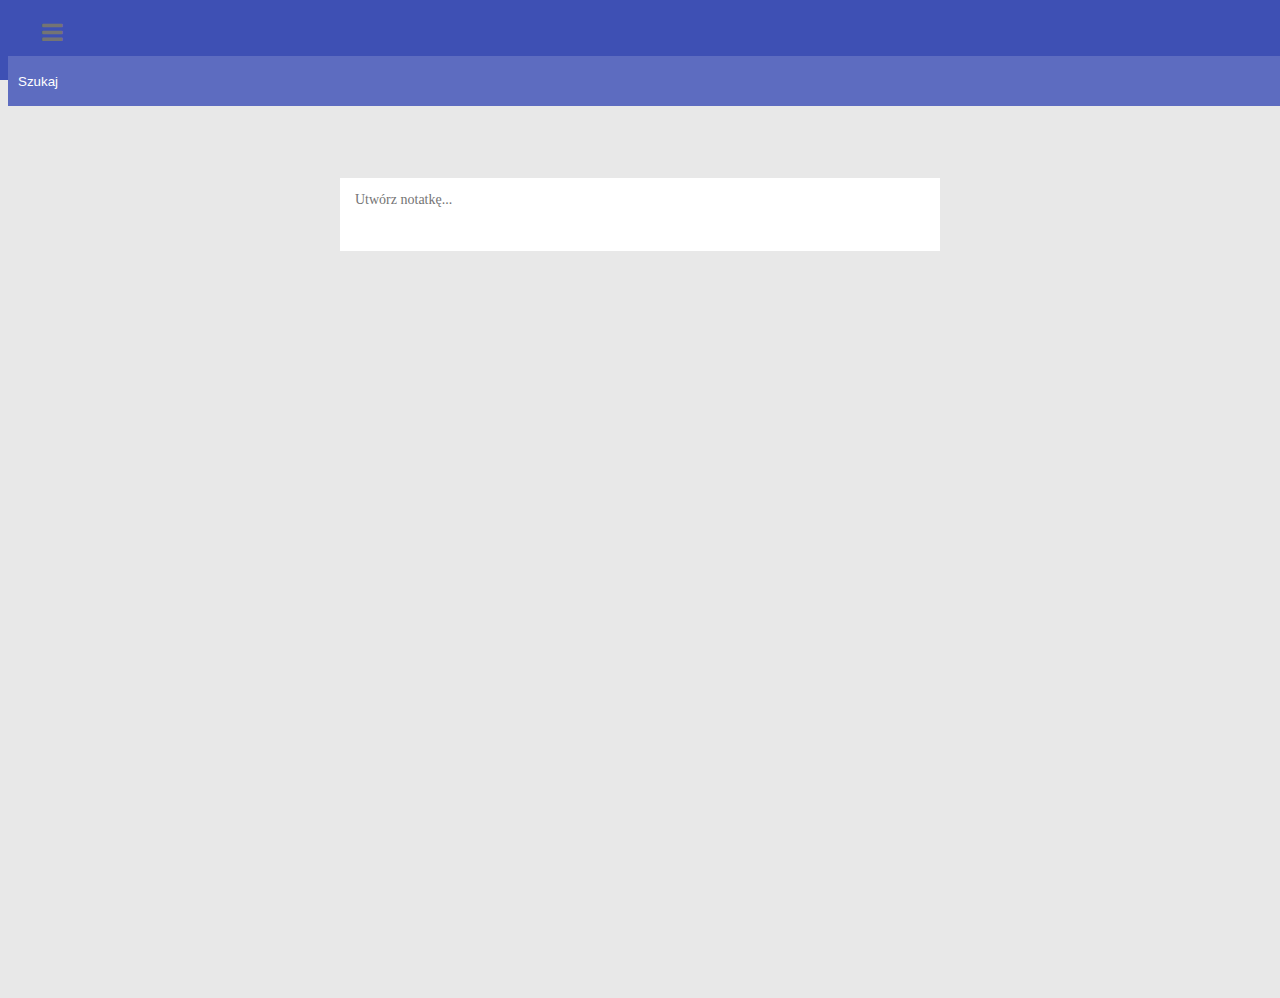
<file: projekt/notatnik/notesHTML.html>
<!DOCTYPE html>
<html lang="en">

<head>
    <meta charset="UTF-8">
    <meta name="viewport" content="width=device-width, initial-scale=1.0">
    <meta http-equiv="X-UA-Compatible" content="ie=edge">
    <link rel="stylesheet" href="./notesCSS.css">
    <link rel="stylesheet" href="./css/font-awesome.min.css">
    <link rel="stylesheet" href="https://maxcdn.bootstrapcdn.com/bootstrap/4.0.0-beta.3/css/bootstrap.min.css" integrity="sha384-Zug+QiDoJOrZ5t4lssLdxGhVrurbmBWopoEl+M6BdEfwnCJZtKxi1KgxUyJq13dy"
        crossorigin="anonymous">
    <title>Notes</title>
</head>

<body>
    <div class="container-full">
        <div id="header" class="row">
            <div class="col-1">
                <i class="fa fa-bars rounded-circle" aria-hidden="true"></i>
            </div>
            <div class="col-2">
                <span></span>
            </div>
            <div class="col-7">
                <input id="search" class="rounded" type="text" name="szukaj" placeholder="Szukaj" spellcheck="false">
            </div>
            <div class="col-1"></div>
            <div class="col-1"></div>
        </div>
        <div class="row gray">
            <div id="menu" class="col-3">
                <ul>
                    <li class="row">
                       
                    </li>
                </ul>
            </div>
            <div id="main-window" class="col-9">
                <div id="wwht">
                    <div id="sth">
                        <div id="title" contenteditable="true" aria-multiline="true" role="textbox" tabindex="0" spellcheck="false" data-text="Tytuł"></div>
                        <div id="note" contenteditable="true" aria-multiline="true" role="textbox" tabindex="0" spellcheck="false" data-text="Utwórz notatkę..."></div>
                        <div id="notes-menu" class="row">
                            <ul id="ul">
                                <li class="col-1"></li>
                                <li class="col-1"></li>
                                <li class="col-7"></li>
                                <li id="done" class="col-2 rounded">GOTOWE</li>
                            </ul>
                        </div>
                    </div>

                </div>
                <div class="card-columns">
                                   </div>
            </div>
        </div>
    </div>
    <script src="./notesJS.js"></script>
    <script src="https://code.jquery.com/jquery-3.2.1.slim.min.js" integrity="sha384-KJ3o2DKtIkvYIK3UENzmM7KCkRr/rE9/Qpg6aAZGJwFDMVNA/GpGFF93hXpG5KkN"
        crossorigin="anonymous"></script>
    <script src="https://cdnjs.cloudflare.com/ajax/libs/popper.js/1.12.9/umd/popper.min.js" integrity="sha384-ApNbgh9B+Y1QKtv3Rn7W3mgPxhU9K/ScQsAP7hUibX39j7fakFPskvXusvfa0b4Q"
        crossorigin="anonymous"></script>
    <script src="https://maxcdn.bootstrapcdn.com/bootstrap/4.0.0-beta.3/js/bootstrap.min.js" integrity="sha384-a5N7Y/aK3qNeh15eJKGWxsqtnX/wWdSZSKp+81YjTmS15nvnvxKHuzaWwXHDli+4"
        crossorigin="anonymous"></script>
</body>

</html>
</file>
<file: projekt/kalkulator/kalkulator.css>
html{
    height: 100%;
}
body{
    height: 100%;
}
.kalk {
    margin:  auto 0 auto;
    border: 1px solid #666;
    background: #eee;
}
.wyswietlacz {
color: #fff;
height: 200px;
}
.wyswietlacz input{
    width: 100%;
}
#screen{
    height: 100%;
    background-color : black;
    color: #fff;
    border: 0px;
    font-size: 26px;
    font-weight: bold;
}
.klawiatura {
    height:100%;
    display: table-row;
}
.row {
    width: 100%;
    margin-left: 0px !important;
    height: 16.65%;
}
.col{
    height: 100%;
}
.klawiatura .przycisk {
    text-align: center;
    padding: 0px;
    border: 1px solid #666;
    font-size: 26px;
    font-weight: bold;
}
.container-fluid{
    height: 100%;
     display: table; 
    padding: 0px !important;
}
.orange{
background: #FFA500;
}
.orange:hover{
    background: rgb(226, 140, 42);
}
.orange:active{
    background: rgb(207, 126, 38)
}
.grey{
    background: lightgray;
}
.btnHov:hover{
    background: rgb(196, 196, 196); 
}
.btnHov:active{
    background: rgb(167, 167, 167); 
}
button{
    width: 100%;
    height: 100%;
    background-color: transparent;
    border: none;
    font-family: 'Segoe UI';
    font-weight: bold;
}
button:focus{
    outline: none !important;
}
a:hover{
    text-decoration: none !important;
}
@media (max-height: 500px){
.wyswietlacz{
    height: 100px;
}
.klawiatura .przycisk{
    font-size: 20px;
}
}
</file>
<file: projekt/muzyczkje/muzyczkje.css>
html,
body {
    margin: 0;
    width: 100%;
}

svg {
    height: 90%;
    width: 100%;
    display: block;
}

#controls {
    width: 55%;
    display: inline-block;
}

.group {
    width: 90px;
    display: inline-block;
}

rec {
    position: relative;
}

button {
    /* width: 60px; */
    font-size: 10px !important;
}
label{
    font-size: 10px !important;
}

#light-btn {
    transform: translate(100%, -915%)
}

#heh {
    margin-top: 5px;
    margin-bottom: 5px;
}

.btn-light {
    transform: translate(0px, -300px)
}
.cleared,
.track,
.rec{
    width: 70px;
}
#drum_shadow {
    transform: translate(55px, 30px)
}

#foot_tom,
#tom_1All,
#tom_2All,
#bass_drum,
#snare_drum,
#crash_cymbal,
#hi_hat_cymbal {
    cursor: pointer;
}
.keys{
    fill: rgb(172, 158, 158);
}
#tom_1All {
    transform: translate(343.90609px, 168.626px)
}

#tom_2All {
    transform: translate(302.57847px, 173.25345px)
}

#key106 {
    transform: translate(350px, -200px)
}

#key104 {
    transform: translate(90px, 40px)
}

#key98 {
    transform: translate(-149px, 40px)
}

#key103 {
    transform: translate(-400px, 40px)
}

#key102 {
    transform: translate(-700px, -200px)
}

#key116 {
    transform: translate(-300px, -500px)
}

#key121 {
    transform: translate(-20px, -500px)
}
text{
     transform: translate(725px,758px); 
    font-size: 62px;
    font-weight: bold;
    fill: white;
}
.checkbox-inline{
    margin-right: 16px;
}
.container-full{
   margin: 10px;
}
#nom{
    align-items: center;
    justify-content: center;
}
.row{
    margin-left: 0px !important;
    margin-right: 0px !important;
}
.container-full>.row>.col{
    margin-top: 20px;
}
.big-btns{
    transform: scale(1.5) translate(0px,20px)
}
.btn-danger{
    background-color: #d8362a !important;
}
.btn-warning{
    background-color: #ffd15c !important;
}
.btn-primary{
    background-color: 
}
</file>
<file: projekt/notatnik/notesCSS.css>
body,html{
    width: 100%;
    height: 100%;
    margin: 0px;
    background: rgba(232,232,232,1) !important;
}
.container-full{
    width: 100% !important;
    height: 100% !important;
    position: relative !important;
    display: flex;
    flex-direction: column;
}
*{
    overflow: visible !important;
}
#header{
    width: 100%;
    height: 64px;
    background-color: rgba(62,80,180,1);
   padding: 8px;
   align-items: center;
   justify-content: space-between;
   margin: 0px;
}
.col-1>.fa-bars{
    margin-top: 0px;
    margin-left: 10px;
    width: 48px;
    height: 48px;
    line-height: 48px !important;
    text-align: center;
    font-size: 24px !important;
    color:white ;
}
.fa-bars:hover{
    color: black !important;
    background: rgba(58, 74, 167, 1) !important;
}
#name{
    height: 48px;
    width: 96px;
}
.menu_bar{
    display: flex;
    height: calc(100vh - 100%) !important;
}
#search{
    background: rgba(93,108,192,1);
    height: 48px;
    border: none;
    width: 100%;
    padding-left: 10px;
}
::placeholder{
    color:white
}
#search:focus{
    background: white;
}
#search:focus::placeholder{
    color: gray;
}
.container-full>.gray{
    margin: 0px !important;
    width: 100%;
    flex: 1;
}
#nth{
    width: 100%;
    height: 30px;
    background: rgba(232,232,232,1);
    margin: 0px;
}
#main-window{
    height: 100%;
    width: 100%;
    text-align: center;

}
#main-window>row{
    text-align: center;
}
#wwht{
    margin-bottom: 50px;
}
#sth{
    background: white;
    width: 600px;
    margin-left: auto;
    margin-right: auto;
    margin-top: 5%;
}
#note{
    background: white;
    font-size: 14px;
    line-height: 19px;
    min-height: 46px;
    padding: 12px 15px 15px 15px;
    text-align: start;
    color: rgba(116,116,116,1)
   
}
#title{
    min-height: 43px;
    padding: 10px 15px;
    font-size: 20px;
    font-weight: bold;
    text-align: start;
    color: rgba(116,116,116,1);
    display: none;
}
#notes-menu{
    height: 37px;
    display: none;
    font-weight: bold;
    text-align: end;
}
 #notes-menu>ul{
   list-style: none;
   text-align: center;
   height: 100%;
   padding: 0px;
   margin: 0px;
}
#notes-menu>ul>li{
    display: inline-block;
}
#notes-menu>ul>.col-2{
cursor: pointer;
}

.notes{
    margin: 0px !important;
    width: 100%;
    display: inline-block !important;
}

#menu>ul{
    padding: 0px;
}
#menu>ul>li{
    width: 100%;
    margin: 0px;
}
#done:hover{
   background:rgba(210,210,210,1);
}
.note{
    width: 240px;
    background: white;
   /* min-height: 130px; */
   margin: 16px;
   display: inline-block;
}
.card{
    width: 300px !important;
}
.card-body{
    padding: 15px 15px 3px 15px !important;
}
.card-footer{
    text-align: end;
    padding: 0px 20px !important;
}
.fa{
    padding:0px 10px;
    color: rgba(116,116,116,1) !important;
}
.fa:hover{
color: black !important;
}
.card-footer>.dropup{
    display: inline;
}
.dropup>.fa{
    text-decoration: none;
    padding: 10px 10px;
}
.dropdown-toggle:hover{
    color: black !important;
}
.dropdown-toggle::after{
    display: none !important;
}
.dropdown-menu{
    background: rgba(221,221,222,1) !important;
    left: -100px !important;
}
.text-muted{
    margin: 0px;
    font-size: 10px !important;
}
.card-footer>.fa.fa-times{
    margin-left: 10px;
    padding: 10px 0px 10px 10px;
    cursor: pointer;
}
.card-footer>.fa.fa-times:hover{
    color: brown !important;
}

.fa-thumb-tack{
    margin-left: 10px;
    padding: 10px;
    cursor: pointer;
}
.col{
   text-align: center;
}
.btn-circle {
    width: 30px;
    height: 30px;
    margin: 4px;
    border-radius: 15px;
    text-align: center;
    font-size: 12px;
    line-height: 1.42857;
}
#tags{
    margin-bottom: 0px;
}
.btn-link{
    background: white !important;
}
.btn-light{
    background: rgba(247,247,247,1) !important;
}
[contentEditable=true]:empty:before{
    content:attr(data-text)
}
[contentEditable=true]:focus{
    outline:none;
}
</file>
